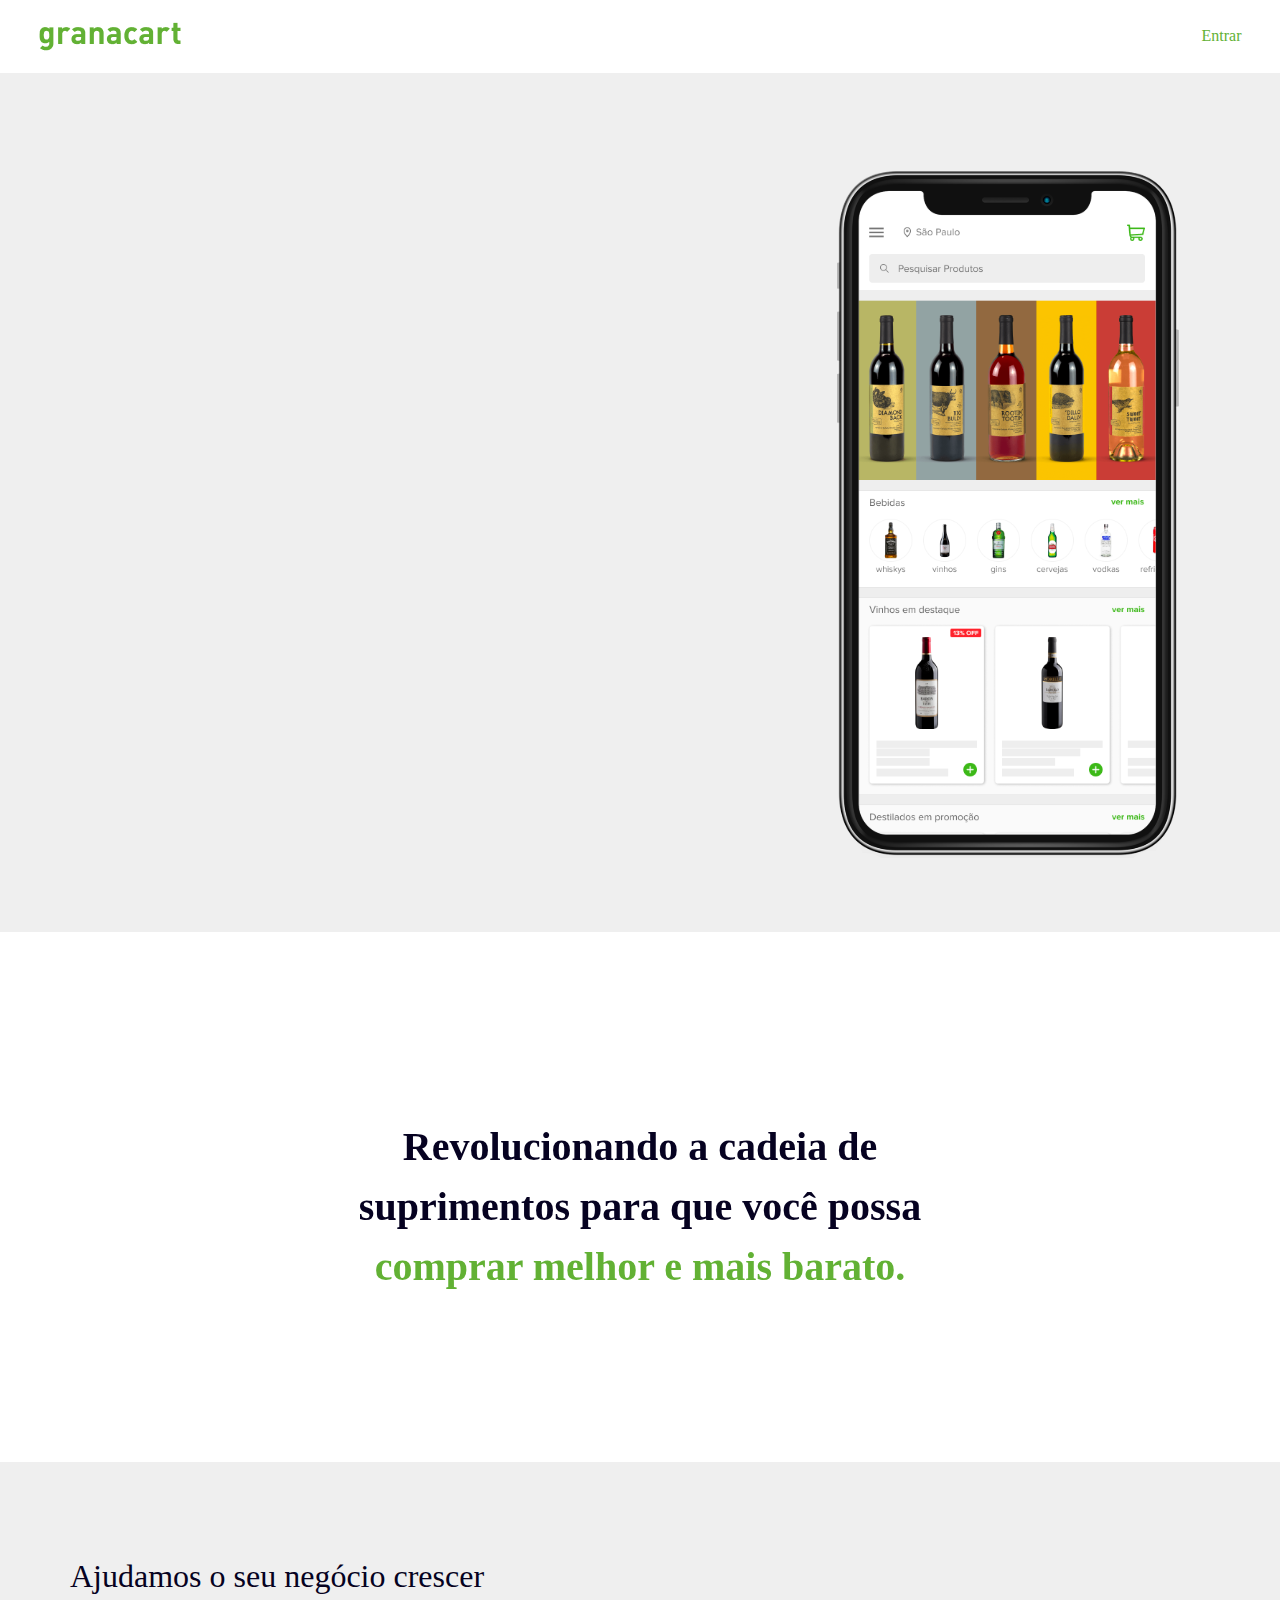
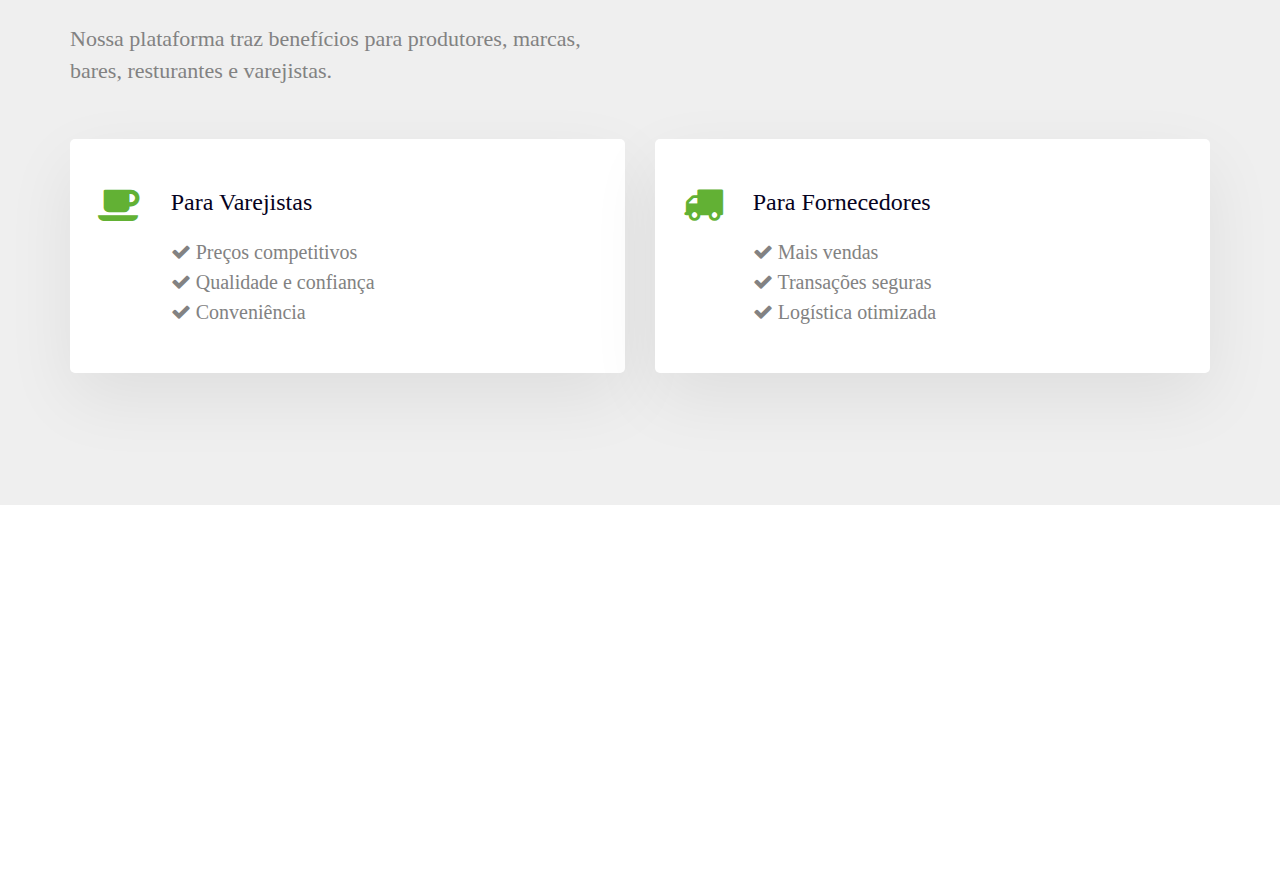
<file: index.html>
<!DOCTYPE html>
<html lang="en">
<head>

	<meta charset="utf-8">
	<meta http-equiv="X-UA-Compatible" content="IE=edge">
	<meta name="viewport" content="width=device-width, initial-scale=1, shrink-to-fit=no">
	<meta name="theme-color" content="#62B134">

	<link rel="shortcut icon" href="./favicon.png" />

	<title>Granacart</title>

	<link rel="stylesheet" href="assets/vendors/liquid-icon/liquid-icon.min.css" />
	<link rel="stylesheet" href="assets/vendors/font-awesome/css/font-awesome.min.css" />
	<link rel="stylesheet" href="assets/css/theme-vendors.min.css" />
	<link rel="stylesheet" href="assets/css/theme.min.css" />
	<link rel="stylesheet" href="assets/css/themes/original.css" />

	<!-- Head Libs -->
	<script async src="assets/vendors/modernizr.min.js"></script>

</head>
<body data-mobile-nav-trigger-alignment="right" data-mobile-nav-align="left" data-mobile-nav-style="minimal" data-mobile-nav-shceme="light" data-mobile-header-scheme="light" data-mobile-nav-breakpoint="1199">

	<div id="wrap">

		<header class="main-header" data-react-to-megamenu="true" data-sticky-header="true" data-sticky-options='{ "stickyTrigger": "first-section" }'>

			<div class="mainbar-wrap">
				<div class="megamenu-hover-bg"></div><!-- /.megamenu-hover-bg -->
				<div class="container-fluid mainbar-container">
					<div class="mainbar">
						<div class="row mainbar-row align-items-lg-stretch px-4">

							<div class="col">
								<div class="navbar-header">
									<a class="navbar-brand" href="index.html" rel="home">
										<span class="navbar-brand-inner">
											<img class="logo-dark" src="./assets/img/logo/logo.png" alt="">
											<img class="logo-sticky" src="./assets/img/logo/logo.png" alt="">
											<img class="mobile-logo-default" src="./assets/img/logo/logo.png" alt="">
											<img class="logo-default" src="./assets/img/logo/logo.png" alt="">
										</span>
									</a>
									<button type="button" class="navbar-toggle collapsed nav-trigger style-mobile" data-toggle="collapse" data-target="#main-header-collapse" aria-expanded="false" data-changeclassnames='{ "html": "mobile-nav-activated overflow-hidden" }'>
										<span class="sr-only">Toggle navigation</span>
										<span class="bars">
											<span class="bar"></span>
											<span class="bar"></span>
											<span class="bar"></span>
										</span>
									</button>
								</div><!-- /.navbar-header -->
							</div><!-- /.col -->

							<div class="col">

								<div class="collapse navbar-collapse" id="main-header-collapse">

									<ul id="primary-nav" class="main-nav nav align-items-lg-stretch justify-content-lg-center" data-submenu-options='{ "toggleType":"fade", "handler":"mouse-in-out" }'>

										<li class="hidden-lg">
											<a href="#">
												<span class="link-txt">
													<span class="link-ext"></span>
													<span class="txt">
														Entrar
													</span>
												</span>
											</a>
										</li>

									</ul><!-- /#primary-nav  -->

								</div><!-- /#main-header-collapse -->

							</div><!-- /.col -->

							<div class="col text-right">

								<div class="header-module">

									<a href="#" class="btn btn-underlined border-thin btn-bordered-gradient">
										<span>
											<span class="btn-txt">Entrar</span>
										</span>
									</a>

								</div><!-- /.header-module -->
								<!--
								<div class="header-module">
									<a href="#" class="btn btn-solid text-uppercase btn-sm round btn-bordered border-thin font-size-12 lh-15 font-weight-bold ltr-sp-05">
										<span>
											<span class="btn-txt">Criar Conta</span>
										</span>
									</a>
								</div>--><!-- /.header-module -->

							</div><!-- /.col -->

						</div><!-- /.mainbar-row -->
					</div><!-- /.mainbar -->
				</div><!-- /.mainbar-container -->
			</div><!-- /.mainbar-wrap -->

		</header><!-- /.main-header -->

		<main id="content" class="content">

			<section class="vc_row bg-center bg-banner fullheight d-flex align-items-center py-3">

				<div class="container">
					<div class="row d-flex flex-wrap align-items-center">

						<div
							class="lqd-column col-md-6"
							data-custom-animations="true"
							data-ca-options='{ "triggerHandler":"inview", "animationTarget":"all-childs", "duration":"1200", "delay":"150", "easing":"easeOutQuint", "direction":"forward", "initValues":{"translateY":60, "translateZ":-160, "rotateX":-84, "opacity":0}, "animations":{"translateY":0, "translateZ":0, "rotateX":0, "opacity":1} }'
						>

							<div class="ld-fancy-heading">
								<h2
									class="ltr-sp--012 font-weight-bold"
									data-fittext="true"
									data-fittext-options='{"compressor":0.775,"maxFontSize":"54","minFontSize":"38"}'
									data-split-text="true"
									data-split-options='{ "type": "lines" }'
									data-text-rotator="true"
								>
									<span class="ld-fh-txt">
										A melhor forma de comprar para o seu negócio
									</span>
								</h2>
							</div><!-- /.ld-fancy-heading -->

							<div class="ld-fancy-heading mask-text">
								<p class="font-size-22" data-split-text="true" data-split-options='{ "type": "words" }'>
									<span class="ld-fh-txt">
										<span>Faça pedidos de diversos fornecedores de alimentos e bebidas em um só lugar.</span>
									</span>
								</p>
								<a href="#" class="btn btn-solid text-uppercase btn-lg round font-size-12 lh-15 font-weight-bold ltr-sp-05 mt-3">
									<span>
										<span class="btn-txt">Comece Agora</span>
									</span>
								</a>
							</div><!-- /.ld-fancy-heading -->

						</div><!-- /.col-md-6 -->

						<div class="lqd-column col-md-6 hidden-xs hidden-sm">
							<div class="liquid-img-group-single stretch-to-right">
								<div class="liquid-img-group-img-container">
									<div class="liquid-img-container-inner">
										<figure>
											<img  src="./assets/img/mockup-1.png" alt="Main Banner" />
										</figure>
									</div>
								</div>
							</div>
						</div><!-- /.col-md-6 hidden-xs hidden-sm -->

					</div><!-- /.row -->
				</div><!-- /.container -->

			</section>

			<section class="vc_row pt-135 pb-135 bg-cover" data-parallax="true" data-parallax-options='{"parallaxBG": true}'>

				<div class="container">
					<div class="row">

						<div class="lqd-column col-md-8 col-md-offset-2 px-md-7 text-center">

							<p class="h3 font-weight-bold" data-fittext="true" data-fittext-options='{"compressor": 0.75, "maxFontSize": 40, "minFontSize": "currentFontSize"}'>
								Revolucionando a cadeia de suprimentos para que você possa <span class="text-primary">comprar melhor e mais barato.</span>
							</p>

						</div><!-- /.col-md-8 col-md-offset-2 -->

					</div><!-- /.row -->
				</div><!-- /.container -->

			</section>

			<section class="vc_row pt-50 pb-100 bg-banner">
				<div class="container">

					<div class="row">

						<div class="lqd-column col-md-6 mb-50">

							<h3>Ajudamos o seu negócio crescer</h3>
							<span class="ld-fh-txt font-size-22">
								<span>Nossa plataforma traz benefícios para produtores, marcas, bares, resturantes e varejistas.</span>
							</span>
						</div><!-- /.lqd-column -->

					</div><!-- /.row -->

					<div class="row d-flex flex-wrap">

						<div class="lqd-column col-md-6">

							<div class="iconbox iconbox-semiround iconbox-side iconbox-shadow iconbox-filled-hover">

								<div class="iconbox-icon-wrap">
									<span class="iconbox-icon-container">
										<i class="fa fa-coffee"></i>
									</span>
								</div>

								<div class="contents">

									<h3> Para Varejistas</h3>
									<ul class="font-size-20" style="display: inline;">
										<li><i class="fa fa-check"></i> Preços competitivos</li>
										<li><i class="fa fa-check"></i> Qualidade e confiança</li>
										<li><i class="fa fa-check"></i> Conveniência</li>
									</ul>

								</div><!-- /.contents -->

							</div><!-- /.iconbox -->

						</div><!-- /.col-md-6 -->

						<div class="lqd-column col-md-6">

							<div class="iconbox iconbox-semiround iconbox-side iconbox-shadow iconbox-filled-hover">

								<div class="iconbox-icon-wrap">
									<span class="iconbox-icon-container">
										<i class="fa fa-truck"></i>
									</span>
								</div>

								<div class="contents">

									<h3>Para Fornecedores</h3>
									<ul class="font-size-20" style="display: inline;">
										<li><i class="fa fa-check"></i> Mais vendas</li>
										<li><i class="fa fa-check"></i> Transações seguras</li>
										<li><i class="fa fa-check"></i> Logística otimizada</li>
									</ul>

								</div><!-- /.contents -->

							</div><!-- /.iconbox -->

						</div><!-- /.col-md-6 -->

					</div><!-- /.row -->

				</div><!-- /.container -->
			</section>

		</main><!-- /#content.content -->

		<footer class="main-footer bg-footer pt-70" data-sticky-footer="true">

			<section>

				<div class="container">
					<div class="row">

						<div class="lqd-column col-md-3 col-sm-6">

							<h3 class="widget-title text-white">Empresa</h3>
							<ul class="lqd-custom-menu reset-ul text-white">
								<li><a href="#">Sobre</a></li>
							</ul>

						</div><!-- /.col-md-3 col-sm-6 -->

						<div class="lqd-column col-md-3 col-sm-6">

							<h3 class="widget-title text-white">Para Negócios</h3>
							<ul class="lqd-custom-menu reset-ul text-white">
								<li><a href="#">Ajuda</a></li>
							</ul>

						</div><!-- /.col-md-3 col-sm-6 -->

						<div class="lqd-column col-md-3 col-sm-6">
							<!--
							<h3 class="widget-title text-white">Para Fornecedores</h3>
							<ul class="lqd-custom-menu reset-ul text-white">
								<li><a href="#">Seja um Parceiro</a></li>
							</ul>
							-->
						</div><!-- /.col-md-3 col-sm-6 -->

						<div class="lqd-column col-md-3 col-sm-6">

							<h3 class="widget-title text-white">Fale Conosco</h3>
							<p>
								<span class="font-size-14">
								Rua Casa do Ator, 803 - Vila Olimpia
								<br />
								São Paulo - SP
							</span>
							</p>

						</div><!-- /.col-md-3 col-sm-6 -->

					</div><!-- /.row -->
				</div><!-- /.container -->

			</section>

			<section class="bt-fade-white-015 pt-35 pb-35 mt-50">
				<div class="container">
					<div class="row">

						<div class="lqd-column col-md-6">

								<ul class="lqd-custom-menu reset-ul inline-nav">
									<li><a href="#">Política de privacidade</a></li>
									<li><a href="#">Termos e condições</a></li>
								</ul>

						</div><!-- /.col-md-6 -->

						<div class="lqd-column col-md-6 text-md-right">
							<p class="my-0"><span style="font-size: 15px;">© 2020 Grana Co.</span></p>
						</div><!-- /.col-md-6 text-md-right -->

					</div><!-- /.row -->
				</div><!-- /.container -->
			</section>

		</footer><!-- /.main-footer -->

</div><!-- /#wrap -->

<script src="./assets/vendors/jquery.min.js"></script>
<script src="./assets/js/theme-vendors.js"></script>
<script src="./assets/js/theme.min.js"></script>
<script src="./assets/js/liquidAjaxMailchimp.min.js"></script>
<script src="./assets/js/liquidAjaxContactForm.min.js"></script>

</body>
</html>
</file>
<file: assets/css/themes/original.css>
@font-face {
  font-family: 'Proxima Nova';
  src: url("../../fonts/proxima-nova.otf") format("otf");
  font-weight: 400;
  font-style: normal;
}
@font-face {
  font-family: 'Proxima Nova';
  src: url("../../fonts/proxima-nova-bold.otf") format("otf");
  font-weight: 700;
  font-style: normal;
}


:root {
  --color-primary: #62B134;
  --color-secondary: #ff6363;
  --color-tertiary: #ac1de1;
  --color-gradient-start: #4762ff;
  --color-gradient-stop: #ff798e;
  --color-gradient-start-secondary: #0bccee;
  --color-gradient-stop-secondary: #ac1de1;
  --color-gradient-start-tertiary: #ffba83;
  --color-gradient-stop-tertiary: #ffa5cd;
}

body {
  font-family: 'Proxima Nova';
  font-size: 16px;
  line-height: 1.9em;
  color: #828282;
}

h1, .h1,
h2, .h2,
h3, .h3,
h4, .h4,
h5, .h5,
h6 .h6 {
  font-family: 'Proxima Nova';
  color: #060221;
}

.h1,
h1 {
  font-size: 50px;
  line-height: 1.4em;
}

.h2,
h2 {
  font-size: 44px;
  line-height: 1.4;
  letter-spacing: 0;
}

.h3,
h3 {
  font-size: 32px;
  line-height: 1.5em;
}

.h4,
h4 {
  font-size: 26px;
  line-height: 1.6em;
}

.h5,
h5 {
  font-size: 20px;
  line-height: 1.6em;
}

.h6,
h6 {
  font-size: 18px;
  line-height: 1.8;
}

.font-family-roboto {
  font-family: 'Roboto', sans-serif;
}

.font-family-amiri {
  font-family: 'Amiri', sans-serif;
}

.main-header .social-icon {
  font-size: 17px;
}

.main-header .social-icon:not([class*=scheme-]) a,
.main-nav > li > a {
  color: rgba(0, 0, 0, 0.7);
}

.main-header .social-icon:not([class*=scheme-]) a:hover,
.main-nav > li > a:hover {
  color: #fff;
}

.main-nav > li > a {
  font-size: 17px;
  font-weight: 500;
  letter-spacing: 0.02em;
}

.main-nav > li.is-active > a,
.main-nav > li.current-menu-item > a,
.main-nav > li:hover > a,
.main-nav > li > a:hover {
  color: #000;
}

.nav-light .main-nav > li > a {
  color: rgba(255, 255, 255, 0.75);
}

.nav-light .main-nav > li > a .link-ext {
  background-color: #fff;
}

.nav-dark .main-nav > li > a {
  color: rgba(0, 0, 0, 0.75);
}

.nav-dark .main-nav > li.is-active > a,
.nav-dark .main-nav > li.current-menu-item > a,
.nav-dark .main-nav > li:hover > a,
.nav-dark .main-nav > li > a:hover {
  color: #000;
}

.main-footer {
  color: #98a2aa;
}

.main-footer a:not(.btn) {
  color: #98a2aa;
}

.main-footer a:not(.btn):hover {
  color: #fff;
}

@media (min-width: 1200px) {
  .main-header .is-stuck {
    background: #fff !important;
  }
  .mainbar-wrap.is-stuck .social-icon a,
  .mainbar-wrap.is-stuck .header-module .ld-module-trigger,
  .mainbar-wrap.is-stuck .main-nav > li > a,
  .mainbar-wrap.is-stuck .ld-module-search-visible-form .ld-search-form input {
    color: rgba(0, 0, 0, 0.7) !important;
  }
  .mainbar-wrap.is-stuck .social-icon a:hover,
  .mainbar-wrap.is-stuck .main-nav > li > a:hover {
    color: #000 !important;
  }
  .megamenu-heading {
    color: #3b91f7;
  }
  .megamenu .lqd-custom-menu a {
    color: #3e3f42;
  }
  .megamenu .lqd-custom-menu a:hover {
    color: #3b91f7;
  }
}
</file>
<file: assets/vendors/liquid-icon/liquid-icon.min.css>
@font-face{font-family:'liquid-icon';src:url("./fonts/liquid-icon.woff") format("woff"),url("./fonts/liquid-icon.svg") format("svg");font-weight:normal;font-style:normal}[class^="icon-"],[class*=" icon-"]{font-family:'liquid-icon' !important;speak:none;font-style:normal;font-weight:normal;font-variant:normal;text-transform:none;line-height:1;-webkit-font-smoothing:antialiased;-moz-osx-font-smoothing:grayscale}.icon-et-desktop:before{content:"\ecae"}.icon-et-laptop:before{content:"\ecaf"}.icon-et-tablet:before{content:"\ecb0"}.icon-et-phone:before{content:"\ecb1"}.icon-et-adjustments:before{content:"\ecb2"}.icon-et-alarmclock:before{content:"\ecb3"}.icon-et-anchor:before{content:"\ecb4"}.icon-et-aperture:before{content:"\ecb5"}.icon-et-attachments:before{content:"\ecb6"}.icon-et-bargraph:before{content:"\ecb7"}.icon-et-basket:before{content:"\ecb8"}.icon-et-beaker:before{content:"\ecb9"}.icon-et-bike:before{content:"\ecba"}.icon-et-book-open:before{content:"\ecbb"}.icon-et-briefcase:before{content:"\ecbc"}.icon-et-browser:before{content:"\ecbd"}.icon-et-calendar:before{content:"\ecbe"}.icon-et-camera:before{content:"\ecbf"}.icon-et-caution:before{content:"\ecc0"}.icon-et-chat:before{content:"\ecc1"}.icon-et-circle-compass:before{content:"\ecc2"}.icon-et-clipboard:before{content:"\ecc3"}.icon-et-clock:before{content:"\ecc4"}.icon-et-cloud:before{content:"\ecc5"}.icon-et-compass:before{content:"\ecc6"}.icon-et-dial:before{content:"\ecc7"}.icon-et-document:before{content:"\ecc8"}.icon-et-documents:before{content:"\ecc9"}.icon-et-download:before{content:"\ecca"}.icon-et-edit:before{content:"\eccb"}.icon-et-envelope:before{content:"\eccc"}.icon-et-expand:before{content:"\eccd"}.icon-et-flag:before{content:"\ecce"}.icon-et-focus:before{content:"\eccf"}.icon-et-gears:before{content:"\ecd0"}.icon-et-genius:before{content:"\ecd1"}.icon-et-gift:before{content:"\ecd2"}.icon-et-global:before{content:"\ecd3"}.icon-et-globe:before{content:"\ecd4"}.icon-et-grid:before{content:"\ecd5"}.icon-et-hazardous:before{content:"\ecd6"}.icon-et-heart:before{content:"\ecd7"}.icon-et-hotairballoon:before{content:"\ecd8"}.icon-et-hourglass:before{content:"\ecd9"}.icon-et-key:before{content:"\ecda"}.icon-et-layers:before{content:"\ecdb"}.icon-et-lifesaver:before{content:"\ecdc"}.icon-et-lightbulb:before{content:"\ecdd"}.icon-et-linegraph:before{content:"\ecde"}.icon-et-lock:before{content:"\ecdf"}.icon-et-magnifying-glass:before{content:"\ece0"}.icon-et-map-pin:before{content:"\ece1"}.icon-et-map:before{content:"\ece2"}.icon-et-megaphone:before{content:"\ece3"}.icon-et-mic:before{content:"\ece4"}.icon-et-mobile:before{content:"\ece5"}.icon-et-newspaper:before{content:"\ece6"}.icon-et-notebook:before{content:"\ece7"}.icon-et-paintbrush:before{content:"\ece8"}.icon-et-paperclip:before{content:"\ece9"}.icon-et-pencil:before{content:"\ecea"}.icon-et-picture:before{content:"\eceb"}.icon-et-pictures:before{content:"\ecec"}.icon-et-video:before{content:"\eced"}.icon-et-piechart:before{content:"\ecee"}.icon-et-presentation:before{content:"\ecef"}.icon-et-pricetags:before{content:"\ecf0"}.icon-et-printer:before{content:"\ecf1"}.icon-et-profile-female:before{content:"\ecf2"}.icon-et-profile-male:before{content:"\ecf3"}.icon-et-puzzle:before{content:"\ecf4"}.icon-et-quote:before{content:"\ecf5"}.icon-et-recycle:before{content:"\ecf6"}.icon-et-refresh:before{content:"\ecf7"}.icon-et-ribbon:before{content:"\ecf8"}.icon-et-scissors:before{content:"\ecf9"}.icon-et-scope:before{content:"\ecfa"}.icon-et-search:before{content:"\ecfb"}.icon-et-shield:before{content:"\ecfc"}.icon-et-speedometer:before{content:"\ecfd"}.icon-et-strategy:before{content:"\ecfe"}.icon-et-streetsign:before{content:"\ecff"}.icon-et-telescope:before{content:"\ed00"}.icon-et-toolbox:before{content:"\ed01"}.icon-et-tools-2:before{content:"\ed02"}.icon-et-tools:before{content:"\ed03"}.icon-et-traget:before{content:"\ed04"}.icon-et-trophy:before{content:"\ed05"}.icon-et-upload:before{content:"\ed06"}.icon-et-wallet:before{content:"\ed07"}.icon-et-wine:before{content:"\ed08"}.icon-et-sad:before{content:"\ed09"}.icon-et-happy:before{content:"\ed0a"}.icon-md-add-circle-outline:before{content:"\e955"}.icon-md-add-circle:before{content:"\e958"}.icon-md-add:before{content:"\e959"}.icon-md-airplane:before{content:"\e95a"}.icon-md-alarm:before{content:"\e95b"}.icon-md-albums:before{content:"\e95c"}.icon-md-alert:before{content:"\e95d"}.icon-md-american-football:before{content:"\e95e"}.icon-md-analytics:before{content:"\e95f"}.icon-md-aperture:before{content:"\e960"}.icon-md-apps:before{content:"\e961"}.icon-md-appstore:before{content:"\e962"}.icon-md-archive:before{content:"\e963"}.icon-md-arrow-back:before{content:"\e96e"}.icon-md-arrow-down:before{content:"\e96f"}.icon-md-arrow-dropdown-circle:before{content:"\e976"}.icon-md-arrow-dropdown:before{content:"\e977"}.icon-md-arrow-dropleft-circle:before{content:"\e97b"}.icon-md-arrow-dropleft:before{content:"\e97c"}.icon-md-arrow-dropright-circle:before{content:"\e97e"}.icon-md-arrow-dropright:before{content:"\e980"}.icon-md-arrow-dropup-circle:before{content:"\e986"}.icon-md-arrow-dropup:before{content:"\e987"}.icon-md-arrow-forward:before{content:"\e988"}.icon-md-arrow-round-back:before{content:"\e997"}.icon-md-arrow-round-down:before{content:"\e99d"}.icon-md-arrow-round-forward:before{content:"\e99e"}.icon-md-arrow-round-up:before{content:"\e9ab"}.icon-md-arrow-up:before{content:"\e9b0"}.icon-md-at:before{content:"\e9b1"}.icon-md-attach:before{content:"\e9c8"}.icon-md-backspace:before{content:"\e9cd"}.icon-md-barcode:before{content:"\e9d0"}.icon-md-baseball:before{content:"\e9d1"}.icon-md-basket:before{content:"\e9d2"}.icon-md-basketball:before{content:"\e9d3"}.icon-md-battery-charging:before{content:"\e9d4"}.icon-md-battery-dead:before{content:"\e9d6"}.icon-md-battery-full:before{content:"\e9d7"}.icon-md-beaker:before{content:"\e9db"}.icon-md-bed:before{content:"\e9dc"}.icon-md-beer:before{content:"\e9dd"}.icon-md-bicycle:before{content:"\e9de"}.icon-md-bluetooth:before{content:"\ea25"}.icon-md-boat:before{content:"\ea26"}.icon-md-body:before{content:"\ea2a"}.icon-md-bonfire:before{content:"\ea2b"}.icon-md-book:before{content:"\ea2c"}.icon-md-bookmark:before{content:"\ea2d"}.icon-md-bookmarks:before{content:"\ea2e"}.icon-md-bowtie:before{content:"\ea2f"}.icon-md-briefcase:before{content:"\ea30"}.icon-md-browsers:before{content:"\ea31"}.icon-md-brush:before{content:"\ea7e"}.icon-md-bug:before{content:"\ea7f"}.icon-md-build:before{content:"\ea82"}.icon-md-bulb:before{content:"\ea83"}.icon-md-bus:before{content:"\ea84"}.icon-md-business:before{content:"\ea8b"}.icon-md-cafe:before{content:"\ea8c"}.icon-md-calculator:before{content:"\ea8d"}.icon-md-calendar:before{content:"\ea90"}.icon-md-call:before{content:"\ea91"}.icon-md-camera:before{content:"\ea92"}.icon-md-car:before{content:"\ea93"}.icon-md-card:before{content:"\ea94"}.icon-md-cart:before{content:"\ea95"}.icon-md-cash:before{content:"\ea96"}.icon-md-cellular:before{content:"\ea97"}.icon-md-chatboxes:before{content:"\ea98"}.icon-md-chatbubbles:before{content:"\ea99"}.icon-md-checkbox-outline:before{content:"\ea9a"}.icon-md-checkbox:before{content:"\ea9b"}.icon-md-checkmark-circle-outline:before{content:"\ea9c"}.icon-md-checkmark-circle:before{content:"\ea9d"}.icon-md-checkmark:before{content:"\ea9e"}.icon-md-clipboard:before{content:"\ea9f"}.icon-md-clock:before{content:"\eaa0"}.icon-md-close-circle-outline:before{content:"\eaa1"}.icon-md-close-circle:before{content:"\eaa2"}.icon-md-close:before{content:"\eaa3"}.icon-md-cloud-circle:before{content:"\eaa4"}.icon-md-cloud-done:before{content:"\eaa5"}.icon-md-cloud-download:before{content:"\eaa6"}.icon-md-cloud-outline:before{content:"\eaa7"}.icon-md-cloud-upload:before{content:"\eaac"}.icon-md-cloud:before{content:"\eaae"}.icon-md-cloudy-night:before{content:"\eaaf"}.icon-md-cloudy:before{content:"\eab0"}.icon-md-code-download:before{content:"\ebc9"}.icon-md-code-working:before{content:"\ebca"}.icon-md-code:before{content:"\ebcc"}.icon-md-cog:before{content:"\ebcd"}.icon-md-color-fill:before{content:"\ebce"}.icon-md-color-filter:before{content:"\ebcf"}.icon-md-color-palette:before{content:"\ebd0"}.icon-md-color-wand:before{content:"\ebd1"}.icon-md-compass:before{content:"\ebd2"}.icon-md-construct:before{content:"\ebd3"}.icon-md-contact:before{content:"\ebd4"}.icon-md-contacts:before{content:"\ebd5"}.icon-md-contract:before{content:"\ebd6"}.icon-md-contrast:before{content:"\ebd7"}.icon-md-copy:before{content:"\ebd8"}.icon-md-create:before{content:"\ebd9"}.icon-md-crop:before{content:"\ebda"}.icon-md-cube:before{content:"\ebdb"}.icon-md-cut:before{content:"\ebdc"}.icon-md-desktop:before{content:"\ebdd"}.icon-md-disc:before{content:"\ebde"}.icon-md-document:before{content:"\ebdf"}.icon-md-done-all:before{content:"\ebe0"}.icon-md-download:before{content:"\ebe1"}.icon-md-easel:before{content:"\ebe2"}.icon-md-egg:before{content:"\ebe3"}.icon-md-exit:before{content:"\ebe4"}.icon-md-expand:before{content:"\ebe5"}.icon-md-eye-off:before{content:"\ebe6"}.icon-md-eye:before{content:"\ebe7"}.icon-md-fastforward:before{content:"\ebe8"}.icon-md-female:before{content:"\ebe9"}.icon-md-filing:before{content:"\ebea"}.icon-md-film:before{content:"\ebeb"}.icon-md-finger-print:before{content:"\ebec"}.icon-md-fitness:before{content:"\ebed"}.icon-md-flag:before{content:"\ebee"}.icon-md-flame:before{content:"\ebef"}.icon-md-flash-off:before{content:"\ebf0"}.icon-md-flash:before{content:"\ebf1"}.icon-md-flashlight:before{content:"\ebf2"}.icon-md-flask:before{content:"\ebf3"}.icon-md-flower:before{content:"\ebf4"}.icon-md-folder-open:before{content:"\ebf5"}.icon-md-folder:before{content:"\ebf6"}.icon-md-football:before{content:"\ebf7"}.icon-md-funnel:before{content:"\ebf8"}.icon-md-gift:before{content:"\ebf9"}.icon-md-git-branch:before{content:"\ebfa"}.icon-md-git-commit:before{content:"\ebfb"}.icon-md-git-compare:before{content:"\ebfc"}.icon-md-git-merge:before{content:"\ebfd"}.icon-md-git-network:before{content:"\ebfe"}.icon-md-git-pull-request:before{content:"\ebff"}.icon-md-glasses:before{content:"\ec00"}.icon-md-globe:before{content:"\ec01"}.icon-md-grid:before{content:"\ec02"}.icon-md-hammer:before{content:"\ec03"}.icon-md-hand:before{content:"\ec04"}.icon-md-happy:before{content:"\ec05"}.icon-md-headset:before{content:"\ec06"}.icon-md-heart-dislike:before{content:"\ec07"}.icon-md-heart-empty:before{content:"\ec08"}.icon-md-heart-half:before{content:"\ec09"}.icon-md-heart:before{content:"\ec0a"}.icon-md-help-buoy:before{content:"\ec0b"}.icon-md-help-circle-outline:before{content:"\ec0c"}.icon-md-help-circle:before{content:"\ec0d"}.icon-md-help:before{content:"\ec0e"}.icon-md-home:before{content:"\ec0f"}.icon-md-hourglass:before{content:"\ec10"}.icon-md-ice-cream:before{content:"\ec11"}.icon-md-image:before{content:"\ec12"}.icon-md-images:before{content:"\ec13"}.icon-md-infinite:before{content:"\ec14"}.icon-md-information-circle-outline:before{content:"\ec15"}.icon-md-information-circle:before{content:"\ec16"}.icon-md-information:before{content:"\ec17"}.icon-md-jet:before{content:"\ec18"}.icon-md-journal:before{content:"\ec19"}.icon-md-key:before{content:"\ec1a"}.icon-md-keypad:before{content:"\ec1b"}.icon-md-laptop:before{content:"\ec1c"}.icon-md-leaf:before{content:"\ec1d"}.icon-md-link:before{content:"\ec1e"}.icon-md-list-box:before{content:"\ec1f"}.icon-md-list:before{content:"\ec20"}.icon-md-locate:before{content:"\ec21"}.icon-md-lock:before{content:"\ec22"}.icon-md-log-in:before{content:"\ec23"}.icon-md-log-out:before{content:"\ec24"}.icon-md-magnet:before{content:"\ec25"}.icon-md-mail-open:before{content:"\ec26"}.icon-md-mail-unread:before{content:"\ec27"}.icon-md-mail:before{content:"\ec28"}.icon-md-male:before{content:"\ec29"}.icon-md-man:before{content:"\ec2a"}.icon-md-map:before{content:"\ec2b"}.icon-md-medal:before{content:"\ec2c"}.icon-md-medical:before{content:"\ec2d"}.icon-md-medkit:before{content:"\ec2e"}.icon-md-megaphone:before{content:"\ec2f"}.icon-md-menu:before{content:"\ec30"}.icon-md-mic-off:before{content:"\ec31"}.icon-md-mic:before{content:"\ec32"}.icon-md-microphone:before{content:"\ec33"}.icon-md-moon:before{content:"\ec34"}.icon-md-more:before{content:"\ec35"}.icon-md-move:before{content:"\ec36"}.icon-md-musical-note:before{content:"\ec37"}.icon-md-musical-notes:before{content:"\ec38"}.icon-md-navigate:before{content:"\ec39"}.icon-md-notifications-off:before{content:"\ec3a"}.icon-md-notifications-outline:before{content:"\ec3b"}.icon-md-notifications:before{content:"\ec3c"}.icon-md-nuclear:before{content:"\ec3d"}.icon-md-nutrition:before{content:"\ec3e"}.icon-md-open:before{content:"\ec3f"}.icon-md-options:before{content:"\ec40"}.icon-md-outlet:before{content:"\ec41"}.icon-md-paper-plane:before{content:"\ec42"}.icon-md-paper:before{content:"\ec43"}.icon-md-partly-sunny:before{content:"\ec44"}.icon-md-pause:before{content:"\ec45"}.icon-md-paw:before{content:"\ec46"}.icon-md-people:before{content:"\ec47"}.icon-md-person-add:before{content:"\ec48"}.icon-md-person:before{content:"\ec49"}.icon-md-phone-landscape:before{content:"\ec4a"}.icon-md-phone-portrait:before{content:"\ec4b"}.icon-md-photos:before{content:"\ec4c"}.icon-md-pie:before{content:"\ec4d"}.icon-md-pin:before{content:"\ec4e"}.icon-md-pint:before{content:"\ec4f"}.icon-md-pizza:before{content:"\ec50"}.icon-md-planet:before{content:"\ec51"}.icon-md-play-circle:before{content:"\ec52"}.icon-md-play:before{content:"\ec53"}.icon-md-podium:before{content:"\ec54"}.icon-md-power:before{content:"\ec55"}.icon-md-pricetag:before{content:"\ec56"}.icon-md-pricetags:before{content:"\ec57"}.icon-md-print:before{content:"\ec58"}.icon-md-pulse:before{content:"\ec59"}.icon-md-qr-scanner:before{content:"\ec5a"}.icon-md-quote:before{content:"\ec5b"}.icon-md-radio-button-off:before{content:"\ec5c"}.icon-md-radio-button-on:before{content:"\ec5d"}.icon-md-radio:before{content:"\ec5e"}.icon-md-rainy:before{content:"\ec5f"}.icon-md-recording:before{content:"\ec60"}.icon-md-redo:before{content:"\ec61"}.icon-md-refresh-circle:before{content:"\ec62"}.icon-md-refresh:before{content:"\ec63"}.icon-md-remove-circle-outline:before{content:"\ec64"}.icon-md-remove-circle:before{content:"\ec65"}.icon-md-remove:before{content:"\ec66"}.icon-md-reorder:before{content:"\ec67"}.icon-md-repeat:before{content:"\ec68"}.icon-md-resize:before{content:"\ec69"}.icon-md-restaurant:before{content:"\ec6a"}.icon-md-return-left:before{content:"\ec6b"}.icon-md-return-right:before{content:"\ec6c"}.icon-md-reverse-camera:before{content:"\ec6d"}.icon-md-rewind:before{content:"\ec6e"}.icon-md-ribbon:before{content:"\ec6f"}.icon-md-rocket:before{content:"\ec70"}.icon-md-rose:before{content:"\ec71"}.icon-md-sad:before{content:"\ec72"}.icon-md-save:before{content:"\ec73"}.icon-md-school:before{content:"\ec74"}.icon-md-search:before{content:"\ec75"}.icon-md-send:before{content:"\ec76"}.icon-md-settings:before{content:"\ec77"}.icon-md-share-alt:before{content:"\ec78"}.icon-md-share:before{content:"\ec79"}.icon-md-shirt:before{content:"\ec7a"}.icon-md-shuffle:before{content:"\ec7b"}.icon-md-skip-backward:before{content:"\ec7c"}.icon-md-skip-forward:before{content:"\ec7d"}.icon-md-snow:before{content:"\ec7e"}.icon-md-speedometer:before{content:"\ec7f"}.icon-md-square-outline:before{content:"\ec80"}.icon-md-square:before{content:"\ec81"}.icon-md-star-half:before{content:"\ec82"}.icon-md-star-outline:before{content:"\ec83"}.icon-md-star:before{content:"\ec84"}.icon-md-stats:before{content:"\ec85"}.icon-md-stopwatch:before{content:"\ec86"}.icon-md-subway:before{content:"\ec87"}.icon-md-sunny:before{content:"\ec88"}.icon-md-swap:before{content:"\ec89"}.icon-md-switch:before{content:"\ec8a"}.icon-md-sync:before{content:"\ec8b"}.icon-md-tablet-landscape:before{content:"\ec8c"}.icon-md-tablet-portrait:before{content:"\ec8d"}.icon-md-tennisball:before{content:"\ec8e"}.icon-md-text:before{content:"\ec8f"}.icon-md-thermometer:before{content:"\ec90"}.icon-md-thumbs-down:before{content:"\ec91"}.icon-md-thumbs-up:before{content:"\ec92"}.icon-md-thunderstorm:before{content:"\ec93"}.icon-md-time:before{content:"\ec94"}.icon-md-timer:before{content:"\ec95"}.icon-md-today:before{content:"\ec96"}.icon-md-train:before{content:"\ec97"}.icon-md-transgender:before{content:"\ec98"}.icon-md-trash:before{content:"\ec99"}.icon-md-trending-down:before{content:"\ec9a"}.icon-md-trending-up:before{content:"\ec9b"}.icon-md-trophy:before{content:"\ec9c"}.icon-md-tv:before{content:"\ec9d"}.icon-md-umbrella:before{content:"\ec9e"}.icon-md-undo:before{content:"\ec9f"}.icon-md-unlock:before{content:"\eca0"}.icon-md-videocam:before{content:"\eca1"}.icon-md-volume-high:before{content:"\eca2"}.icon-md-volume-low:before{content:"\eca3"}.icon-md-volume-mute:before{content:"\eca4"}.icon-md-volume-off:before{content:"\eca5"}.icon-md-walk:before{content:"\eca6"}.icon-md-wallet:before{content:"\eca7"}.icon-md-warning:before{content:"\eca8"}.icon-md-watch:before{content:"\eca9"}.icon-md-water:before{content:"\ecaa"}.icon-md-wifi:before{content:"\ecab"}.icon-md-wine:before{content:"\ecac"}.icon-md-woman:before{content:"\ecad"}.icon-num-10:before{content:"\e937"}.icon-num-9:before{content:"\e938"}.icon-num-8:before{content:"\e939"}.icon-num-7:before{content:"\e93a"}.icon-num-6:before{content:"\e93b"}.icon-num-5:before{content:"\e93c"}.icon-num-4:before{content:"\e93d"}.icon-num-3:before{content:"\e93e"}.icon-num-2:before{content:"\e951"}.icon-num-1:before{content:"\e954"}.icon-arrow-up-material:before{content:"\e92c"}.icon-arrow-left-material:before{content:"\e92d"}.icon-arrow-down-material:before{content:"\e935"}.icon-arrow-right-material:before{content:"\e936"}.icon-ld-search:before{content:"\e92a"}.icon-ld-cart:before{content:"\e929"}.icon-ion-ios-add-circle-outline:before{content:"\f100"}.icon-ion-ios-add-circle:before{content:"\f101"}.icon-ion-ios-add:before{content:"\f102"}.icon-ion-ios-airplane:before{content:"\f137"}.icon-ion-ios-alarm:before{content:"\f3c8"}.icon-ion-ios-albums:before{content:"\f3ca"}.icon-ion-ios-alert:before{content:"\f104"}.icon-ion-ios-american-football:before{content:"\f106"}.icon-ion-ios-analytics:before{content:"\f3ce"}.icon-ion-ios-aperture:before{content:"\f108"}.icon-ion-ios-apps:before{content:"\f10a"}.icon-ion-ios-appstore:before{content:"\f10c"}.icon-ion-ios-archive:before{content:"\f10e"}.icon-ion-ios-arrow-back:before{content:"\f3cf"}.icon-ion-ios-arrow-down:before{content:"\f3d0"}.icon-ion-ios-arrow-dropdown-circle:before{content:"\f125"}.icon-ion-ios-arrow-dropdown:before{content:"\f110"}.icon-ion-ios-arrow-dropleft-circle:before{content:"\f129"}.icon-ion-ios-arrow-dropleft:before{content:"\f112"}.icon-ion-ios-arrow-dropright-circle:before{content:"\f12b"}.icon-ion-ios-arrow-dropright:before{content:"\f114"}.icon-ion-ios-arrow-dropup-circle:before{content:"\f12d"}.icon-ion-ios-arrow-dropup:before{content:"\f116"}.icon-ion-ios-arrow-forward:before{content:"\f3d1"}.icon-ion-ios-arrow-round-back:before{content:"\f117"}.icon-ion-ios-arrow-round-down:before{content:"\f118"}.icon-ion-ios-arrow-round-forward:before{content:"\f119"}.icon-ion-ios-arrow-round-up:before{content:"\f11a"}.icon-ion-ios-arrow-up:before{content:"\f3d8"}.icon-ion-ios-at:before{content:"\f3da"}.icon-ion-ios-attach:before{content:"\f11b"}.icon-ion-ios-backspace:before{content:"\f11d"}.icon-ion-ios-barcode:before{content:"\f3dc"}.icon-ion-ios-baseball:before{content:"\f3de"}.icon-ion-ios-basket:before{content:"\f11f"}.icon-ion-ios-basketball:before{content:"\f3e0"}.icon-ion-ios-battery-charging:before{content:"\f120"}.icon-ion-ios-battery-dead:before{content:"\f121"}.icon-ion-ios-battery-full:before{content:"\f122"}.icon-ion-ios-beaker:before{content:"\f124"}.icon-ion-ios-bed:before{content:"\f139"}.icon-ion-ios-beer:before{content:"\f126"}.icon-ion-ios-bicycle:before{content:"\f127"}.icon-ion-ios-bluetooth:before{content:"\f128"}.icon-ion-ios-boat:before{content:"\f12a"}.icon-ion-ios-body:before{content:"\f3e4"}.icon-ion-ios-bonfire:before{content:"\f12c"}.icon-ion-ios-book:before{content:"\f3e8"}.icon-ion-ios-bookmark:before{content:"\f12e"}.icon-ion-ios-bookmarks:before{content:"\f3ea"}.icon-ion-ios-bowtie:before{content:"\f130"}.icon-ion-ios-briefcase:before{content:"\f3ee"}.icon-ion-ios-browsers:before{content:"\f3f0"}.icon-ion-ios-brush:before{content:"\f132"}.icon-ion-ios-bug:before{content:"\f134"}.icon-ion-ios-build:before{content:"\f136"}.icon-ion-ios-bulb:before{content:"\f138"}.icon-ion-ios-bus:before{content:"\f13a"}.icon-ion-ios-business:before{content:"\f1a3"}.icon-ion-ios-cafe:before{content:"\f13c"}.icon-ion-ios-calculator:before{content:"\f3f2"}.icon-ion-ios-calendar:before{content:"\f3f4"}.icon-ion-ios-call:before{content:"\f13e"}.icon-ion-ios-camera:before{content:"\f3f6"}.icon-ion-ios-car:before{content:"\f140"}.icon-ion-ios-card:before{content:"\f142"}.icon-ion-ios-cart:before{content:"\f3f8"}.icon-ion-ios-cash:before{content:"\f144"}.icon-ion-ios-cellular:before{content:"\f13d"}.icon-ion-ios-chatboxes:before{content:"\f3fa"}.icon-ion-ios-chatbubbles:before{content:"\f146"}.icon-ion-ios-checkbox-outline:before{content:"\f147"}.icon-ion-ios-checkbox:before{content:"\f148"}.icon-ion-ios-checkmark-circle-outline:before{content:"\f149"}.icon-ion-ios-checkmark-circle:before{content:"\f14a"}.icon-ion-ios-checkmark:before{content:"\f3ff"}.icon-ion-ios-clipboard:before{content:"\f14c"}.icon-ion-ios-clock:before{content:"\f403"}.icon-ion-ios-close-circle-outline:before{content:"\f14d"}.icon-ion-ios-close-circle:before{content:"\f14e"}.icon-ion-ios-close:before{content:"\f406"}.icon-ion-ios-cloud-circle:before{content:"\f152"}.icon-ion-ios-cloud-done:before{content:"\f154"}.icon-ion-ios-cloud-download:before{content:"\f408"}.icon-ion-ios-cloud-outline:before{content:"\f409"}.icon-ion-ios-cloud-upload:before{content:"\f40b"}.icon-ion-ios-cloud:before{content:"\f40c"}.icon-ion-ios-cloudy-night:before{content:"\f40e"}.icon-ion-ios-cloudy:before{content:"\f410"}.icon-ion-ios-code-download:before{content:"\f155"}.icon-ion-ios-code-working:before{content:"\f156"}.icon-ion-ios-code:before{content:"\f157"}.icon-ion-ios-cog:before{content:"\f412"}.icon-ion-ios-color-fill:before{content:"\f159"}.icon-ion-ios-color-filter:before{content:"\f414"}.icon-ion-ios-color-palette:before{content:"\f15b"}.icon-ion-ios-color-wand:before{content:"\f416"}.icon-ion-ios-compass:before{content:"\f15d"}.icon-ion-ios-construct:before{content:"\f15f"}.icon-ion-ios-contact:before{content:"\f41a"}.icon-ion-ios-contacts:before{content:"\f161"}.icon-ion-ios-contract:before{content:"\f162"}.icon-ion-ios-contrast:before{content:"\f163"}.icon-ion-ios-copy:before{content:"\f41c"}.icon-ion-ios-create:before{content:"\f165"}.icon-ion-ios-crop:before{content:"\f41e"}.icon-ion-ios-cube:before{content:"\f168"}.icon-ion-ios-cut:before{content:"\f16a"}.icon-ion-ios-desktop:before{content:"\f16c"}.icon-ion-ios-disc:before{content:"\f16e"}.icon-ion-ios-document:before{content:"\f170"}.icon-ion-ios-done-all:before{content:"\f171"}.icon-ion-ios-download:before{content:"\f420"}.icon-ion-ios-easel:before{content:"\f173"}.icon-ion-ios-egg:before{content:"\f175"}.icon-ion-ios-exit:before{content:"\f177"}.icon-ion-ios-expand:before{content:"\f178"}.icon-ion-ios-eye-off:before{content:"\f17a"}.icon-ion-ios-eye:before{content:"\f425"}.icon-ion-ios-fastforward:before{content:"\f427"}.icon-ion-ios-female:before{content:"\f17b"}.icon-ion-ios-filing:before{content:"\f429"}.icon-ion-ios-film:before{content:"\f42b"}.icon-ion-ios-finger-print:before{content:"\f17c"}.icon-ion-ios-fitness:before{content:"\f1ab"}.icon-ion-ios-flag:before{content:"\f42d"}.icon-ion-ios-flame:before{content:"\f42f"}.icon-ion-ios-flash-off:before{content:"\f12f"}.icon-ion-ios-flash:before{content:"\f17e"}.icon-ion-ios-flashlight:before{content:"\f141"}.icon-ion-ios-flask:before{content:"\f431"}.icon-ion-ios-flower:before{content:"\f433"}.icon-ion-ios-folder-open:before{content:"\f180"}.icon-ion-ios-folder:before{content:"\f435"}.icon-ion-ios-football:before{content:"\f437"}.icon-ion-ios-funnel:before{content:"\f182"}.icon-ion-ios-gift:before{content:"\f191"}.icon-ion-ios-git-branch:before{content:"\f183"}.icon-ion-ios-git-commit:before{content:"\f184"}.icon-ion-ios-git-compare:before{content:"\f185"}.icon-ion-ios-git-merge:before{content:"\f186"}.icon-ion-ios-git-network:before{content:"\f187"}.icon-ion-ios-git-pull-request:before{content:"\f188"}.icon-ion-ios-glasses:before{content:"\f43f"}.icon-ion-ios-globe:before{content:"\f18a"}.icon-ion-ios-grid:before{content:"\f18c"}.icon-ion-ios-hammer:before{content:"\f18e"}.icon-ion-ios-hand:before{content:"\f190"}.icon-ion-ios-happy:before{content:"\f192"}.icon-ion-ios-headset:before{content:"\f194"}.icon-ion-ios-heart-dislike:before{content:"\f13f"}.icon-ion-ios-heart-empty:before{content:"\f19b"}.icon-ion-ios-heart-half:before{content:"\f19d"}.icon-ion-ios-heart:before{content:"\f443"}.icon-ion-ios-help-buoy:before{content:"\f196"}.icon-ion-ios-help-circle-outline:before{content:"\f197"}.icon-ion-ios-help-circle:before{content:"\f198"}.icon-ion-ios-help:before{content:"\f446"}.icon-ion-ios-home:before{content:"\f448"}.icon-ion-ios-hourglass:before{content:"\f103"}.icon-ion-ios-ice-cream:before{content:"\f19a"}.icon-ion-ios-image:before{content:"\f19c"}.icon-ion-ios-images:before{content:"\f19e"}.icon-ion-ios-infinite:before{content:"\f44a"}.icon-ion-ios-information-circle-outline:before{content:"\f19f"}.icon-ion-ios-information-circle:before{content:"\f1a0"}.icon-ion-ios-information:before{content:"\f44d"}.icon-ion-ios-jet:before{content:"\f1a5"}.icon-ion-ios-journal:before{content:"\f189"}.icon-ion-ios-key:before{content:"\f1a7"}.icon-ion-ios-keypad:before{content:"\f450"}.icon-ion-ios-laptop:before{content:"\f1a8"}.icon-ion-ios-leaf:before{content:"\f1aa"}.icon-ion-ios-link:before{content:"\f22a"}.icon-ion-ios-list-box:before{content:"\f143"}.icon-ion-ios-list:before{content:"\f454"}.icon-ion-ios-locate:before{content:"\f1ae"}.icon-ion-ios-lock:before{content:"\f1b0"}.icon-ion-ios-log-in:before{content:"\f1b1"}.icon-ion-ios-log-out:before{content:"\f1b2"}.icon-ion-ios-magnet:before{content:"\f1b4"}.icon-ion-ios-mail-open:before{content:"\f1b6"}.icon-ion-ios-mail-unread:before{content:"\f145"}.icon-ion-ios-mail:before{content:"\f1b8"}.icon-ion-ios-male:before{content:"\f1b9"}.icon-ion-ios-man:before{content:"\f1bb"}.icon-ion-ios-map:before{content:"\f1bd"}.icon-ion-ios-medal:before{content:"\f1bf"}.icon-ion-ios-medical:before{content:"\f45c"}.icon-ion-ios-medkit:before{content:"\f45e"}.icon-ion-ios-megaphone:before{content:"\f1c1"}.icon-ion-ios-menu:before{content:"\f1c3"}.icon-ion-ios-mic-off:before{content:"\f45f"}.icon-ion-ios-mic:before{content:"\f461"}.icon-ion-ios-microphone:before{content:"\f1c6"}.icon-ion-ios-moon:before{content:"\f468"}.icon-ion-ios-more:before{content:"\f1c8"}.icon-ion-ios-move:before{content:"\f1cb"}.icon-ion-ios-musical-note:before{content:"\f46b"}.icon-ion-ios-musical-notes:before{content:"\f46c"}.icon-ion-ios-navigate:before{content:"\f46e"}.icon-ion-ios-notifications-off:before{content:"\f1d1"}.icon-ion-ios-notifications-outline:before{content:"\f133"}.icon-ion-ios-notifications:before{content:"\f1d3"}.icon-ion-ios-nuclear:before{content:"\f1d5"}.icon-ion-ios-nutrition:before{content:"\f470"}.icon-ion-ios-open:before{content:"\f1d7"}.icon-ion-ios-options:before{content:"\f1d9"}.icon-ion-ios-outlet:before{content:"\f1db"}.icon-ion-ios-paper-plane:before{content:"\f1dd"}.icon-ion-ios-paper:before{content:"\f472"}.icon-ion-ios-partly-sunny:before{content:"\f1df"}.icon-ion-ios-pause:before{content:"\f478"}.icon-ion-ios-paw:before{content:"\f47a"}.icon-ion-ios-people:before{content:"\f47c"}.icon-ion-ios-person-add:before{content:"\f1e1"}.icon-ion-ios-person:before{content:"\f47e"}.icon-ion-ios-phone-landscape:before{content:"\f1e2"}.icon-ion-ios-phone-portrait:before{content:"\f1e3"}.icon-ion-ios-photos:before{content:"\f482"}.icon-ion-ios-pie:before{content:"\f484"}.icon-ion-ios-pin:before{content:"\f1e5"}.icon-ion-ios-pint:before{content:"\f486"}.icon-ion-ios-pizza:before{content:"\f1e7"}.icon-ion-ios-planet:before{content:"\f1eb"}.icon-ion-ios-play-circle:before{content:"\f113"}.icon-ion-ios-play:before{content:"\f488"}.icon-ion-ios-podium:before{content:"\f1ed"}.icon-ion-ios-power:before{content:"\f1ef"}.icon-ion-ios-pricetag:before{content:"\f48d"}.icon-ion-ios-pricetags:before{content:"\f48f"}.icon-ion-ios-print:before{content:"\f1f1"}.icon-ion-ios-pulse:before{content:"\f493"}.icon-ion-ios-qr-scanner:before{content:"\f1f3"}.icon-ion-ios-quote:before{content:"\f1f5"}.icon-ion-ios-radio-button-off:before{content:"\f1f6"}.icon-ion-ios-radio-button-on:before{content:"\f1f7"}.icon-ion-ios-radio:before{content:"\f1f9"}.icon-ion-ios-rainy:before{content:"\f495"}.icon-ion-ios-recording:before{content:"\f497"}.icon-ion-ios-redo:before{content:"\f499"}.icon-ion-ios-refresh-circle:before{content:"\f135"}.icon-ion-ios-refresh:before{content:"\f49c"}.icon-ion-ios-remove-circle-outline:before{content:"\f1fa"}.icon-ion-ios-remove-circle:before{content:"\f1fb"}.icon-ion-ios-remove:before{content:"\f1fc"}.icon-ion-ios-reorder:before{content:"\f1fd"}.icon-ion-ios-repeat:before{content:"\f1fe"}.icon-ion-ios-resize:before{content:"\f1ff"}.icon-ion-ios-restaurant:before{content:"\f201"}.icon-ion-ios-return-left:before{content:"\f202"}.icon-ion-ios-return-right:before{content:"\f203"}.icon-ion-ios-reverse-camera:before{content:"\f49f"}.icon-ion-ios-rewind:before{content:"\f4a1"}.icon-ion-ios-ribbon:before{content:"\f205"}.icon-ion-ios-rocket:before{content:"\f14b"}.icon-ion-ios-rose:before{content:"\f4a3"}.icon-ion-ios-sad:before{content:"\f207"}.icon-ion-ios-save:before{content:"\f1a6"}.icon-ion-ios-school:before{content:"\f209"}.icon-ion-ios-search:before{content:"\f4a5"}.icon-ion-ios-send:before{content:"\f20c"}.icon-ion-ios-settings:before{content:"\f4a7"}.icon-ion-ios-share-alt:before{content:"\f20f"}.icon-ion-ios-share:before{content:"\f211"}.icon-ion-ios-shirt:before{content:"\f213"}.icon-ion-ios-shuffle:before{content:"\f4a9"}.icon-ion-ios-skip-backward:before{content:"\f215"}.icon-ion-ios-skip-forward:before{content:"\f217"}.icon-ion-ios-snow:before{content:"\f218"}.icon-ion-ios-speedometer:before{content:"\f4b0"}.icon-ion-ios-square-outline:before{content:"\f15c"}.icon-ion-ios-square:before{content:"\f21a"}.icon-ion-ios-star-half:before{content:"\f4b1"}.icon-ion-ios-star-outline:before{content:"\f4b2"}.icon-ion-ios-star:before{content:"\f4b3"}.icon-ion-ios-stats:before{content:"\f21c"}.icon-ion-ios-stopwatch:before{content:"\f4b5"}.icon-ion-ios-subway:before{content:"\f21e"}.icon-ion-ios-sunny:before{content:"\f4b7"}.icon-ion-ios-swap:before{content:"\f21f"}.icon-ion-ios-switch:before{content:"\f221"}.icon-ion-ios-sync:before{content:"\f222"}.icon-ion-ios-tablet-landscape:before{content:"\f223"}.icon-ion-ios-tablet-portrait:before{content:"\f24e"}.icon-ion-ios-tennisball:before{content:"\f4bb"}.icon-ion-ios-text:before{content:"\f250"}.icon-ion-ios-thermometer:before{content:"\f252"}.icon-ion-ios-thumbs-down:before{content:"\f254"}.icon-ion-ios-thumbs-up:before{content:"\f256"}.icon-ion-ios-thunderstorm:before{content:"\f4bd"}.icon-ion-ios-time:before{content:"\f4bf"}.icon-ion-ios-timer:before{content:"\f4c1"}.icon-ion-ios-today:before{content:"\f14f"}.icon-ion-ios-train:before{content:"\f258"}.icon-ion-ios-transgender:before{content:"\f259"}.icon-ion-ios-trash:before{content:"\f4c5"}.icon-ion-ios-trending-down:before{content:"\f25a"}.icon-ion-ios-trending-up:before{content:"\f25b"}.icon-ion-ios-trophy:before{content:"\f25d"}.icon-ion-ios-tv:before{content:"\f115"}.icon-ion-ios-umbrella:before{content:"\f25f"}.icon-ion-ios-undo:before{content:"\f4c7"}.icon-ion-ios-unlock:before{content:"\f261"}.icon-ion-ios-videocam:before{content:"\f4cd"}.icon-ion-ios-volume-high:before{content:"\f11c"}.icon-ion-ios-volume-low:before{content:"\f11e"}.icon-ion-ios-volume-mute:before{content:"\f263"}.icon-ion-ios-volume-off:before{content:"\f264"}.icon-ion-ios-walk:before{content:"\f266"}.icon-ion-ios-wallet:before{content:"\f18b"}.icon-ion-ios-warning:before{content:"\f268"}.icon-ion-ios-watch:before{content:"\f269"}.icon-ion-ios-water:before{content:"\f26b"}.icon-ion-ios-wifi:before{content:"\f26d"}.icon-ion-ios-wine:before{content:"\f26f"}.icon-ion-ios-woman:before{content:"\f271"}.icon-ion-logo-android:before{content:"\f225"}.icon-ion-logo-angular:before{content:"\f227"}.icon-ion-logo-apple:before{content:"\f229"}.icon-ion-logo-bitbucket:before{content:"\f193"}.icon-ion-logo-bitcoin:before{content:"\f22b"}.icon-ion-logo-buffer:before{content:"\f22d"}.icon-ion-logo-chrome:before{content:"\f22f"}.icon-ion-logo-closed-captioning:before{content:"\f105"}.icon-ion-logo-codepen:before{content:"\f230"}.icon-ion-logo-css3:before{content:"\f231"}.icon-ion-logo-designernews:before{content:"\f232"}.icon-ion-logo-dribbble:before{content:"\f233"}.icon-ion-logo-dropbox:before{content:"\f234"}.icon-ion-logo-euro:before{content:"\f235"}.icon-ion-logo-facebook:before{content:"\f236"}.icon-ion-logo-flickr:before{content:"\f107"}.icon-ion-logo-foursquare:before{content:"\f237"}.icon-ion-logo-freebsd-devil:before{content:"\f238"}.icon-ion-logo-game-controller-a:before{content:"\f13b"}.icon-ion-logo-game-controller-b:before{content:"\f181"}.icon-ion-logo-github:before{content:"\f239"}.icon-ion-logo-google:before{content:"\f23a"}.icon-ion-logo-googleplus:before{content:"\f23b"}.icon-ion-logo-hackernews:before{content:"\f23c"}.icon-ion-logo-html5:before{content:"\f23d"}.icon-ion-logo-instagram:before{content:"\f23e"}.icon-ion-logo-ionic:before{content:"\f150"}.icon-ion-logo-ionitron:before{content:"\f151"}.icon-ion-logo-javascript:before{content:"\f23f"}.icon-ion-logo-linkedin:before{content:"\f240"}.icon-ion-logo-markdown:before{content:"\f241"}.icon-ion-logo-model-s:before{content:"\f153"}.icon-ion-logo-no-smoking:before{content:"\f109"}.icon-ion-logo-nodejs:before{content:"\f242"}.icon-ion-logo-npm:before{content:"\f195"}.icon-ion-logo-octocat:before{content:"\f243"}.icon-ion-logo-pinterest:before{content:"\f244"}.icon-ion-logo-playstation:before{content:"\f245"}.icon-ion-logo-polymer:before{content:"\f15e"}.icon-ion-logo-python:before{content:"\f246"}.icon-ion-logo-reddit:before{content:"\f247"}.icon-ion-logo-rss:before{content:"\f248"}.icon-ion-logo-sass:before{content:"\f249"}.icon-ion-logo-skype:before{content:"\f24a"}.icon-ion-logo-slack:before{content:"\f10b"}.icon-ion-logo-snapchat:before{content:"\f24b"}.icon-ion-logo-steam:before{content:"\f24c"}.icon-ion-logo-tumblr:before{content:"\f24d"}.icon-ion-logo-tux:before{content:"\f2ae"}.icon-ion-logo-twitch:before{content:"\f2af"}.icon-ion-logo-twitter:before{content:"\f2b0"}.icon-ion-logo-usd:before{content:"\f2b1"}.icon-ion-logo-vimeo:before{content:"\f2c4"}.icon-ion-logo-vk:before{content:"\f10d"}.icon-ion-logo-whatsapp:before{content:"\f2c5"}.icon-ion-logo-windows:before{content:"\f32f"}.icon-ion-logo-wordpress:before{content:"\f330"}.icon-ion-logo-xbox:before{content:"\f34c"}.icon-ion-logo-xing:before{content:"\f10f"}.icon-ion-logo-yahoo:before{content:"\f34d"}.icon-ion-logo-yen:before{content:"\f34e"}.icon-ion-logo-youtube:before{content:"\f34f"}.icon-liquid_map_pin:before{content:"\e913"}.icon-liquid_round_dollar:before{content:"\e928"}.icon-liquid_parent:before{content:"\e90b"}.icon-liquid_calendar:before{content:"\e912"}.icon-liquid_user:before{content:"\e90a"}.icon-liquid_arrow_right:before{content:"\e909"}.icon-weather_aquarius:before{content:"\e985"}.icon-weather_cloud_drop:before{content:"\e989"}.icon-weather_cloud_lightning:before{content:"\e98a"}.icon-weather_cloud_snowflake:before{content:"\e98b"}.icon-weather_cloud:before{content:"\e98c"}.icon-weather_downpour_fullmoon:before{content:"\e98d"}.icon-weather_downpour_halfmoon:before{content:"\e98e"}.icon-weather_downpour_sun:before{content:"\e98f"}.icon-weather_drop:before{content:"\e990"}.icon-weather_first_quarter:before{content:"\e991"}.icon-weather_fog_fullmoon:before{content:"\e992"}.icon-weather_fog_halfmoon:before{content:"\e993"}.icon-weather_fog_sun:before{content:"\e994"}.icon-weather_fog:before{content:"\e995"}.icon-weather_fullmoon:before{content:"\e996"}.icon-weather_hail_fullmoon:before{content:"\e998"}.icon-weather_hail_halfmoon:before{content:"\e999"}.icon-weather_hail_sun:before{content:"\e99a"}.icon-weather_hail:before{content:"\e99b"}.icon-weather_last_quarter:before{content:"\e99c"}.icon-weather_lightning:before{content:"\e99f"}.icon-weather_mistyrain_fullmoon:before{content:"\e9a0"}.icon-weather_mistyrain_halfmoon:before{content:"\e9a1"}.icon-weather_mistyrain_sun:before{content:"\e9a2"}.icon-weather_mistyrain:before{content:"\e9a3"}.icon-weather_moon:before{content:"\e9a4"}.icon-weather_moondown_full:before{content:"\e9a5"}.icon-weather_moondown_half:before{content:"\e9a6"}.icon-weather_moonset_full:before{content:"\e9a7"}.icon-weather_moonset_half:before{content:"\e9a8"}.icon-weather_move2:before{content:"\e9a9"}.icon-weather_newmoon:before{content:"\e9aa"}.icon-weather_rain_fullmoon:before{content:"\e9ac"}.icon-weather_rain_halfmoon:before{content:"\e9ad"}.icon-weather_rain_sun:before{content:"\e9ae"}.icon-weather_rain:before{content:"\e9af"}.icon-weather_snow_fullmoon:before{content:"\e9b2"}.icon-weather_snow_halfmoon:before{content:"\e9b3"}.icon-weather_snow_sun:before{content:"\e9b4"}.icon-weather_snow:before{content:"\e9b5"}.icon-weather_snowflake:before{content:"\e9b6"}.icon-weather_star:before{content:"\e9b7"}.icon-weather_storm_fullmoon:before{content:"\e9b8"}.icon-weather_storm_halfmoon:before{content:"\e9b9"}.icon-weather_storm_sun:before{content:"\e9ba"}.icon-weather_storm-11:before{content:"\e9bb"}.icon-weather_storm-32:before{content:"\e9bc"}.icon-weather_sun:before{content:"\e9bd"}.icon-weather_sundown:before{content:"\e9be"}.icon-weather_sunset:before{content:"\e9bf"}.icon-weather_taurus:before{content:"\e9c0"}.icon-weather_tempest_fullmoon:before{content:"\e9c1"}.icon-weather_tempest_halfmoon:before{content:"\e9c2"}.icon-weather_tempest_sun:before{content:"\e9c3"}.icon-weather_tempest:before{content:"\e9c4"}.icon-weather_variable_fullmoon:before{content:"\e9c5"}.icon-weather_variable_halfmoon:before{content:"\e9c6"}.icon-weather_variable_sun:before{content:"\e9c7"}.icon-weather_waning_cresent:before{content:"\e9c9"}.icon-weather_waning_gibbous:before{content:"\e9ca"}.icon-weather_waxing_cresent:before{content:"\e9cb"}.icon-weather_waxing_gibbous:before{content:"\e9cc"}.icon-weather_wind_fullmoon:before{content:"\e9ce"}.icon-weather_wind_halfmoon:before{content:"\e9cf"}.icon-weather_wind_sun:before{content:"\e9d5"}.icon-weather_wind:before{content:"\e9d8"}.icon-weather_windgust:before{content:"\e9d9"}.icon-software_add_vectorpoint:before{content:"\e9da"}.icon-software_character:before{content:"\e9df"}.icon-software_crop:before{content:"\e9e0"}.icon-software_eyedropper:before{content:"\e9e1"}.icon-software_font_allcaps:before{content:"\e9e2"}.icon-software_font_baseline_shift:before{content:"\e9e3"}.icon-software_font_horizontal_scale:before{content:"\e9e4"}.icon-software_font_kerning:before{content:"\e9e5"}.icon-software_font_leading:before{content:"\e9e6"}.icon-software_font_size:before{content:"\e9e7"}.icon-software_font_smallcapital:before{content:"\e9e8"}.icon-software_font_smallcaps:before{content:"\e9e9"}.icon-software_font_strikethrough:before{content:"\e9ea"}.icon-software_font_tracking:before{content:"\e9eb"}.icon-software_font_underline:before{content:"\e9ec"}.icon-software_font_vertical_scale:before{content:"\e9ed"}.icon-software_horizontal_align_center:before{content:"\e9ee"}.icon-software_horizontal_align_right:before{content:"\e9ef"}.icon-software_horizontal_distribute_center:before{content:"\e9f0"}.icon-software_horizontal_distribute_left:before{content:"\e9f1"}.icon-software_horizontal_distribute_right:before{content:"\e9f2"}.icon-software_indent_firstline:before{content:"\e9f3"}.icon-software_indent_left:before{content:"\e9f4"}.icon-software_indent_right:before{content:"\e9f5"}.icon-software_lasso:before{content:"\e9f6"}.icon-software_layers1:before{content:"\e9f7"}.icon-software_layers2:before{content:"\e9f8"}.icon-software_layout_2columns:before{content:"\e9f9"}.icon-software_layout_3columns:before{content:"\e9fa"}.icon-software_layout_4boxes:before{content:"\e9fb"}.icon-software_layout_4columns:before{content:"\e9fc"}.icon-software_layout_4lines:before{content:"\e9fd"}.icon-software_layout_header_2columns:before{content:"\e9fe"}.icon-software_layout_header_3columns:before{content:"\e9ff"}.icon-software_layout_header_4boxes:before{content:"\ea00"}.icon-software_layout_header_4columns:before{content:"\ea01"}.icon-software_layout_header_complex:before{content:"\ea02"}.icon-software_layout_header_complex2:before{content:"\ea03"}.icon-software_layout_header_complex3:before{content:"\ea04"}.icon-software_layout_header_complex4:before{content:"\ea05"}.icon-software_layout_header_sideleft:before{content:"\ea06"}.icon-software_layout_header_sideright:before{content:"\ea07"}.icon-software_layout_header:before{content:"\ea08"}.icon-software_layout_sidebar_left:before{content:"\ea09"}.icon-software_layout_sidebar_right:before{content:"\ea0a"}.icon-software_layout-8boxes:before{content:"\ea0b"}.icon-software_layout:before{content:"\ea0c"}.icon-software_magnete:before{content:"\ea0d"}.icon-software_pages:before{content:"\ea0e"}.icon-software_paintbrush:before{content:"\ea0f"}.icon-software_paintbucket:before{content:"\ea10"}.icon-software_paintroller:before{content:"\ea11"}.icon-software_paragraph_align_left:before{content:"\ea12"}.icon-software_paragraph_align_right:before{content:"\ea13"}.icon-software_paragraph_center:before{content:"\ea14"}.icon-software_paragraph_justify_all:before{content:"\ea15"}.icon-software_paragraph_justify_center:before{content:"\ea16"}.icon-software_paragraph_justify_left:before{content:"\ea17"}.icon-software_paragraph_justify_right:before{content:"\ea18"}.icon-software_paragraph_space_after:before{content:"\ea19"}.icon-software_paragraph_space_before:before{content:"\ea1a"}.icon-software_paragraph:before{content:"\ea1b"}.icon-software_pathfinder_exclude:before{content:"\ea1c"}.icon-software_pathfinder_intersect:before{content:"\ea1d"}.icon-software_pathfinder_subtract:before{content:"\ea1e"}.icon-software_pathfinder_unite:before{content:"\ea1f"}.icon-software_pen_add:before{content:"\ea20"}.icon-software_pen_remove:before{content:"\ea21"}.icon-software_pen:before{content:"\ea22"}.icon-software_pencil:before{content:"\ea23"}.icon-software_polygonallasso:before{content:"\ea24"}.icon-software_remove_vectorpoint:before{content:"\ea27"}.icon-software_scale_expand:before{content:"\ea28"}.icon-software_scale_reduce:before{content:"\ea29"}.icon-software_slice:before{content:"\ea32"}.icon-software_transform_bezier:before{content:"\ea33"}.icon-software_vector_box:before{content:"\ea34"}.icon-software_vector_composite:before{content:"\ea35"}.icon-software_vector_line:before{content:"\ea36"}.icon-software_vertical_align_bottom:before{content:"\ea37"}.icon-software_vertical_align_center:before{content:"\ea38"}.icon-software_vertical_align_top:before{content:"\ea39"}.icon-software_vertical_distribute_bottom:before{content:"\ea3a"}.icon-software_vertical_distribute_center:before{content:"\ea3b"}.icon-software_vertical_distribute_top:before{content:"\ea3c"}.icon-software-horizontal_align_left:before{content:"\ea3d"}.icon-music_beginning_button:before{content:"\ea3e"}.icon-music_bell:before{content:"\ea3f"}.icon-music_cd:before{content:"\ea40"}.icon-music_diapason:before{content:"\ea41"}.icon-music_eject_button:before{content:"\ea42"}.icon-music_end_button:before{content:"\ea43"}.icon-music_fastforward_button:before{content:"\ea44"}.icon-music_headphones:before{content:"\ea45"}.icon-music_ipod:before{content:"\ea46"}.icon-music_loudspeaker:before{content:"\ea47"}.icon-music_microphone_old:before{content:"\ea48"}.icon-music_microphone:before{content:"\ea49"}.icon-music_mixer:before{content:"\ea4a"}.icon-music_mute:before{content:"\ea4b"}.icon-music_note_multiple:before{content:"\ea4c"}.icon-music_note_single:before{content:"\ea4d"}.icon-music_pause_button:before{content:"\ea4e"}.icon-music_play_button:before{content:"\ea4f"}.icon-music_playlist:before{content:"\ea50"}.icon-music_radio_ghettoblaster:before{content:"\ea51"}.icon-music_radio_portable:before{content:"\ea52"}.icon-music_record:before{content:"\ea53"}.icon-music_recordplayer:before{content:"\ea54"}.icon-music_repeat_button:before{content:"\ea55"}.icon-music_rewind_button:before{content:"\ea56"}.icon-music_shuffle_button:before{content:"\ea57"}.icon-music_stop_button:before{content:"\ea58"}.icon-music_tape:before{content:"\ea59"}.icon-music_volume_down:before{content:"\ea5a"}.icon-music_volume_up:before{content:"\ea5b"}.icon-ecommerce_bag_check:before{content:"\ea5c"}.icon-ecommerce_bag_cloud:before{content:"\ea5d"}.icon-ecommerce_bag_download:before{content:"\ea5e"}.icon-ecommerce_bag_minus:before{content:"\ea5f"}.icon-ecommerce_bag_plus:before{content:"\ea60"}.icon-ecommerce_bag_refresh:before{content:"\ea61"}.icon-ecommerce_bag_remove:before{content:"\ea62"}.icon-ecommerce_bag_search:before{content:"\ea63"}.icon-ecommerce_bag_upload:before{content:"\ea64"}.icon-ecommerce_bag:before{content:"\ea65"}.icon-ecommerce_banknote:before{content:"\ea66"}.icon-ecommerce_banknotes:before{content:"\ea67"}.icon-ecommerce_basket_check:before{content:"\ea68"}.icon-ecommerce_basket_cloud:before{content:"\ea69"}.icon-ecommerce_basket_download:before{content:"\ea6a"}.icon-ecommerce_basket_minus:before{content:"\ea6b"}.icon-ecommerce_basket_plus:before{content:"\ea6c"}.icon-ecommerce_basket_refresh:before{content:"\ea6d"}.icon-ecommerce_basket_remove:before{content:"\ea6e"}.icon-ecommerce_basket_search:before{content:"\ea6f"}.icon-ecommerce_basket_upload:before{content:"\ea70"}.icon-ecommerce_basket:before{content:"\ea71"}.icon-ecommerce_bath:before{content:"\ea72"}.icon-ecommerce_cart_check:before{content:"\ea73"}.icon-ecommerce_cart_cloud:before{content:"\ea74"}.icon-ecommerce_cart_content:before{content:"\ea75"}.icon-ecommerce_cart_download:before{content:"\ea76"}.icon-ecommerce_cart_minus:before{content:"\ea77"}.icon-ecommerce_cart_plus:before{content:"\ea78"}.icon-ecommerce_cart_refresh:before{content:"\ea79"}.icon-ecommerce_cart_remove:before{content:"\ea7a"}.icon-ecommerce_cart_search:before{content:"\ea7b"}.icon-ecommerce_cart_upload:before{content:"\ea7c"}.icon-ecommerce_cart:before{content:"\ea7d"}.icon-ecommerce_creditcard:before{content:"\ea80"}.icon-ecommerce_diamond:before{content:"\ea81"}.icon-ecommerce_gift:before{content:"\ea85"}.icon-ecommerce_graph_decrease:before{content:"\ea86"}.icon-ecommerce_graph_increase:before{content:"\ea87"}.icon-ecommerce_graph1:before{content:"\ea88"}.icon-ecommerce_graph2:before{content:"\ea89"}.icon-ecommerce_graph3:before{content:"\ea8a"}.icon-ecommerce_megaphone:before{content:"\ea8e"}.icon-ecommerce_money:before{content:"\ea8f"}.icon-ecommerce_safe:before{content:"\eaa8"}.icon-ecommerce_sale:before{content:"\eaa9"}.icon-ecommerce_sales:before{content:"\eaaa"}.icon-ecommerce_ticket:before{content:"\eaab"}.icon-ecommerce_wallet:before{content:"\eaad"}.icon-basic_elaboration_bookmark_checck:before{content:"\eab1"}.icon-basic_elaboration_bookmark_minus:before{content:"\eab2"}.icon-basic_elaboration_bookmark_plus:before{content:"\eab3"}.icon-basic_elaboration_bookmark_remove:before{content:"\eab4"}.icon-basic_elaboration_briefcase_check:before{content:"\eab5"}.icon-basic_elaboration_briefcase_download:before{content:"\eab6"}.icon-basic_elaboration_briefcase_flagged:before{content:"\eab7"}.icon-basic_elaboration_briefcase_minus:before{content:"\eab8"}.icon-basic_elaboration_briefcase_plus:before{content:"\eab9"}.icon-basic_elaboration_briefcase_refresh:before{content:"\eaba"}.icon-basic_elaboration_briefcase_remove:before{content:"\eabb"}.icon-basic_elaboration_briefcase_search:before{content:"\eabc"}.icon-basic_elaboration_briefcase_star:before{content:"\eabd"}.icon-basic_elaboration_briefcase_upload:before{content:"\eabe"}.icon-basic_elaboration_browser_check:before{content:"\eabf"}.icon-basic_elaboration_browser_download:before{content:"\eac0"}.icon-basic_elaboration_browser_minus:before{content:"\eac1"}.icon-basic_elaboration_browser_plus:before{content:"\eac2"}.icon-basic_elaboration_browser_refresh:before{content:"\eac3"}.icon-basic_elaboration_browser_remove:before{content:"\eac4"}.icon-basic_elaboration_browser_search:before{content:"\eac5"}.icon-basic_elaboration_browser_star:before{content:"\eac6"}.icon-basic_elaboration_browser_upload:before{content:"\eac7"}.icon-basic_elaboration_calendar_check:before{content:"\eac8"}.icon-basic_elaboration_calendar_cloud:before{content:"\eac9"}.icon-basic_elaboration_calendar_download:before{content:"\eaca"}.icon-basic_elaboration_calendar_empty:before{content:"\eacb"}.icon-basic_elaboration_calendar_flagged:before{content:"\eacc"}.icon-basic_elaboration_calendar_heart:before{content:"\eacd"}.icon-basic_elaboration_calendar_minus:before{content:"\eace"}.icon-basic_elaboration_calendar_next:before{content:"\eacf"}.icon-basic_elaboration_calendar_noaccess:before{content:"\ead0"}.icon-basic_elaboration_calendar_pencil:before{content:"\ead1"}.icon-basic_elaboration_calendar_plus:before{content:"\ead2"}.icon-basic_elaboration_calendar_previous:before{content:"\ead3"}.icon-basic_elaboration_calendar_refresh:before{content:"\ead4"}.icon-basic_elaboration_calendar_remove:before{content:"\ead5"}.icon-basic_elaboration_calendar_search:before{content:"\ead6"}.icon-basic_elaboration_calendar_star:before{content:"\ead7"}.icon-basic_elaboration_calendar_upload:before{content:"\ead8"}.icon-basic_elaboration_cloud_check:before{content:"\ead9"}.icon-basic_elaboration_cloud_download:before{content:"\eada"}.icon-basic_elaboration_cloud_minus:before{content:"\eadb"}.icon-basic_elaboration_cloud_noaccess:before{content:"\eadc"}.icon-basic_elaboration_cloud_plus:before{content:"\eadd"}.icon-basic_elaboration_cloud_refresh:before{content:"\eade"}.icon-basic_elaboration_cloud_remove:before{content:"\eadf"}.icon-basic_elaboration_cloud_search:before{content:"\eae0"}.icon-basic_elaboration_cloud_upload:before{content:"\eae1"}.icon-basic_elaboration_document_check:before{content:"\eae2"}.icon-basic_elaboration_document_cloud:before{content:"\eae3"}.icon-basic_elaboration_document_download:before{content:"\eae4"}.icon-basic_elaboration_document_flagged:before{content:"\eae5"}.icon-basic_elaboration_document_graph:before{content:"\eae6"}.icon-basic_elaboration_document_heart:before{content:"\eae7"}.icon-basic_elaboration_document_minus:before{content:"\eae8"}.icon-basic_elaboration_document_next:before{content:"\eae9"}.icon-basic_elaboration_document_noaccess:before{content:"\eaea"}.icon-basic_elaboration_document_note:before{content:"\eaeb"}.icon-basic_elaboration_document_pencil:before{content:"\eaec"}.icon-basic_elaboration_document_picture:before{content:"\eaed"}.icon-basic_elaboration_document_plus:before{content:"\eaee"}.icon-basic_elaboration_document_previous:before{content:"\eaef"}.icon-basic_elaboration_document_refresh:before{content:"\eaf0"}.icon-basic_elaboration_document_remove:before{content:"\eaf1"}.icon-basic_elaboration_document_search:before{content:"\eaf2"}.icon-basic_elaboration_document_star:before{content:"\eaf3"}.icon-basic_elaboration_document_upload:before{content:"\eaf4"}.icon-basic_elaboration_folder_check:before{content:"\eaf5"}.icon-basic_elaboration_folder_cloud:before{content:"\eaf6"}.icon-basic_elaboration_folder_document:before{content:"\eaf7"}.icon-basic_elaboration_folder_download:before{content:"\eaf8"}.icon-basic_elaboration_folder_flagged:before{content:"\eaf9"}.icon-basic_elaboration_folder_graph:before{content:"\eafa"}.icon-basic_elaboration_folder_heart:before{content:"\eafb"}.icon-basic_elaboration_folder_minus:before{content:"\eafc"}.icon-basic_elaboration_folder_next:before{content:"\eafd"}.icon-basic_elaboration_folder_noaccess:before{content:"\eafe"}.icon-basic_elaboration_folder_note:before{content:"\eaff"}.icon-basic_elaboration_folder_pencil:before{content:"\eb00"}.icon-basic_elaboration_folder_picture:before{content:"\eb01"}.icon-basic_elaboration_folder_plus:before{content:"\eb02"}.icon-basic_elaboration_folder_previous:before{content:"\eb03"}.icon-basic_elaboration_folder_refresh:before{content:"\eb04"}.icon-basic_elaboration_folder_remove:before{content:"\eb05"}.icon-basic_elaboration_folder_search:before{content:"\eb06"}.icon-basic_elaboration_folder_star:before{content:"\eb07"}.icon-basic_elaboration_folder_upload:before{content:"\eb08"}.icon-basic_elaboration_mail_check:before{content:"\eb09"}.icon-basic_elaboration_mail_cloud:before{content:"\eb0a"}.icon-basic_elaboration_mail_document:before{content:"\eb0b"}.icon-basic_elaboration_mail_download:before{content:"\eb0c"}.icon-basic_elaboration_mail_flagged:before{content:"\eb0d"}.icon-basic_elaboration_mail_heart:before{content:"\eb0e"}.icon-basic_elaboration_mail_next:before{content:"\eb0f"}.icon-basic_elaboration_mail_noaccess:before{content:"\eb10"}.icon-basic_elaboration_mail_note:before{content:"\eb11"}.icon-basic_elaboration_mail_pencil:before{content:"\eb12"}.icon-basic_elaboration_mail_picture:before{content:"\eb13"}.icon-basic_elaboration_mail_previous:before{content:"\eb14"}.icon-basic_elaboration_mail_refresh:before{content:"\eb15"}.icon-basic_elaboration_mail_remove:before{content:"\eb16"}.icon-basic_elaboration_mail_search:before{content:"\eb17"}.icon-basic_elaboration_mail_star:before{content:"\eb18"}.icon-basic_elaboration_mail_upload:before{content:"\eb19"}.icon-basic_elaboration_message_check:before{content:"\eb1a"}.icon-basic_elaboration_message_dots:before{content:"\eb1b"}.icon-basic_elaboration_message_happy:before{content:"\eb1c"}.icon-basic_elaboration_message_heart:before{content:"\eb1d"}.icon-basic_elaboration_message_minus:before{content:"\eb1e"}.icon-basic_elaboration_message_note:before{content:"\eb1f"}.icon-basic_elaboration_message_plus:before{content:"\eb20"}.icon-basic_elaboration_message_refresh:before{content:"\eb21"}.icon-basic_elaboration_message_remove:before{content:"\eb22"}.icon-basic_elaboration_message_sad:before{content:"\eb23"}.icon-basic_elaboration_smartphone_cloud:before{content:"\eb24"}.icon-basic_elaboration_smartphone_heart:before{content:"\eb25"}.icon-basic_elaboration_smartphone_noaccess:before{content:"\eb26"}.icon-basic_elaboration_smartphone_note:before{content:"\eb27"}.icon-basic_elaboration_smartphone_pencil:before{content:"\eb28"}.icon-basic_elaboration_smartphone_picture:before{content:"\eb29"}.icon-basic_elaboration_smartphone_refresh:before{content:"\eb2a"}.icon-basic_elaboration_smartphone_search:before{content:"\eb2b"}.icon-basic_elaboration_tablet_cloud:before{content:"\eb2c"}.icon-basic_elaboration_tablet_heart:before{content:"\eb2d"}.icon-basic_elaboration_tablet_noaccess:before{content:"\eb2e"}.icon-basic_elaboration_tablet_note:before{content:"\eb2f"}.icon-basic_elaboration_tablet_pencil:before{content:"\eb30"}.icon-basic_elaboration_tablet_picture:before{content:"\eb31"}.icon-basic_elaboration_tablet_refresh:before{content:"\eb32"}.icon-basic_elaboration_tablet_search:before{content:"\eb33"}.icon-basic_elaboration_todolist_2:before{content:"\eb34"}.icon-basic_elaboration_todolist_check:before{content:"\eb35"}.icon-basic_elaboration_todolist_cloud:before{content:"\eb36"}.icon-basic_elaboration_todolist_download:before{content:"\eb37"}.icon-basic_elaboration_todolist_flagged:before{content:"\eb38"}.icon-basic_elaboration_todolist_minus:before{content:"\eb39"}.icon-basic_elaboration_todolist_noaccess:before{content:"\eb3a"}.icon-basic_elaboration_todolist_pencil:before{content:"\eb3b"}.icon-basic_elaboration_todolist_plus:before{content:"\eb3c"}.icon-basic_elaboration_todolist_refresh:before{content:"\eb3d"}.icon-basic_elaboration_todolist_remove:before{content:"\eb3e"}.icon-basic_elaboration_todolist_search:before{content:"\eb3f"}.icon-basic_elaboration_todolist_star:before{content:"\eb40"}.icon-basic_elaboration_todolist_upload:before{content:"\eb41"}.icon-basic_accelerator:before{content:"\eb42"}.icon-basic_alarm:before{content:"\eb43"}.icon-basic_anchor:before{content:"\eb44"}.icon-basic_anticlockwise:before{content:"\eb45"}.icon-basic_archive_full:before{content:"\eb46"}.icon-basic_archive:before{content:"\eb47"}.icon-basic_ban:before{content:"\eb48"}.icon-basic_battery_charge:before{content:"\eb49"}.icon-basic_battery_empty:before{content:"\eb4a"}.icon-basic_battery_full:before{content:"\eb4b"}.icon-basic_battery_half:before{content:"\eb4c"}.icon-basic_bolt:before{content:"\eb4d"}.icon-basic_book_pen:before{content:"\eb4e"}.icon-basic_book_pencil:before{content:"\eb4f"}.icon-basic_book:before{content:"\eb50"}.icon-basic_bookmark:before{content:"\eb51"}.icon-basic_calculator:before{content:"\eb52"}.icon-basic_calendar:before{content:"\eb53"}.icon-basic_cards_diamonds:before{content:"\eb54"}.icon-basic_cards_hearts:before{content:"\eb55"}.icon-basic_case:before{content:"\eb56"}.icon-basic_chronometer:before{content:"\eb57"}.icon-basic_clessidre:before{content:"\eb58"}.icon-basic_clock:before{content:"\eb59"}.icon-basic_clockwise:before{content:"\eb5a"}.icon-basic_cloud:before{content:"\eb5b"}.icon-basic_clubs:before{content:"\eb5c"}.icon-basic_compass:before{content:"\eb5d"}.icon-basic_cup:before{content:"\eb5e"}.icon-basic_diamonds:before{content:"\eb5f"}.icon-basic_display:before{content:"\eb60"}.icon-basic_download:before{content:"\eb61"}.icon-basic_exclamation:before{content:"\eb62"}.icon-basic_eye_closed:before{content:"\eb63"}.icon-basic_eye:before{content:"\eb64"}.icon-basic_female:before{content:"\eb65"}.icon-basic_flag1:before{content:"\eb66"}.icon-basic_flag2:before{content:"\eb67"}.icon-basic_floppydisk:before{content:"\eb68"}.icon-basic_folder_multiple:before{content:"\eb69"}.icon-basic_folder:before{content:"\eb6a"}.icon-basic_gear:before{content:"\eb6b"}.icon-basic_geolocalize-01:before{content:"\eb6c"}.icon-basic_geolocalize-05:before{content:"\eb6d"}.icon-basic_globe:before{content:"\eb6e"}.icon-basic_gunsight:before{content:"\eb6f"}.icon-basic_hammer:before{content:"\eb70"}.icon-basic_headset:before{content:"\eb71"}.icon-basic_heart_broken:before{content:"\eb72"}.icon-basic_heart:before{content:"\eb73"}.icon-basic_helm:before{content:"\eb74"}.icon-basic_home:before{content:"\eb75"}.icon-basic_info:before{content:"\eb76"}.icon-basic_ipod:before{content:"\eb77"}.icon-basic_joypad:before{content:"\eb78"}.icon-basic_key:before{content:"\eb79"}.icon-basic_keyboard:before{content:"\eb7a"}.icon-basic_laptop:before{content:"\eb7b"}.icon-basic_life_buoy:before{content:"\eb7c"}.icon-basic_lightbulb:before{content:"\eb7d"}.icon-basic_link:before{content:"\eb7e"}.icon-basic_lock_open:before{content:"\eb7f"}.icon-basic_lock:before{content:"\eb80"}.icon-basic_magic_mouse:before{content:"\eb81"}.icon-basic_magnifier_minus:before{content:"\eb82"}.icon-basic_magnifier_plus:before{content:"\eb83"}.icon-basic_magnifier:before{content:"\eb84"}.icon-basic_mail_multiple:before{content:"\eb85"}.icon-basic_mail_open_text:before{content:"\eb86"}.icon-basic_mail_open:before{content:"\eb87"}.icon-basic_mail:before{content:"\eb88"}.icon-basic_male:before{content:"\eb89"}.icon-basic_map:before{content:"\eb8a"}.icon-basic_message_multiple:before{content:"\eb8b"}.icon-basic_message_txt:before{content:"\eb8c"}.icon-basic_message:before{content:"\eb8d"}.icon-basic_mixer2:before{content:"\eb8e"}.icon-basic_mouse:before{content:"\eb8f"}.icon-basic_notebook_pen:before{content:"\eb90"}.icon-basic_notebook_pencil:before{content:"\eb91"}.icon-basic_notebook:before{content:"\eb92"}.icon-basic_paperplane:before{content:"\eb93"}.icon-basic_pencil_ruler_pen:before{content:"\eb94"}.icon-basic_pencil_ruler:before{content:"\eb95"}.icon-basic_photo:before{content:"\eb96"}.icon-basic_picture_multiple:before{content:"\eb97"}.icon-basic_picture:before{content:"\eb98"}.icon-basic_pin1:before{content:"\eb99"}.icon-basic_pin2:before{content:"\eb9a"}.icon-basic_postcard_multiple:before{content:"\eb9b"}.icon-basic_postcard:before{content:"\eb9c"}.icon-basic_printer:before{content:"\eb9d"}.icon-basic_question:before{content:"\eb9e"}.icon-basic_rss:before{content:"\eb9f"}.icon-basic_server_cloud:before{content:"\eba0"}.icon-basic_server_download:before{content:"\eba1"}.icon-basic_server_upload:before{content:"\eba2"}.icon-basic_server:before{content:"\eba3"}.icon-basic_server2:before{content:"\eba4"}.icon-basic_settings:before{content:"\eba5"}.icon-basic_share:before{content:"\eba6"}.icon-basic_sheet_multiple:before{content:"\eba7"}.icon-basic_sheet_pen:before{content:"\eba8"}.icon-basic_sheet_pencil:before{content:"\eba9"}.icon-basic_sheet_txt:before{content:"\ebaa"}.icon-basic_sheet:before{content:"\ebab"}.icon-basic_signs:before{content:"\ebac"}.icon-basic_smartphone:before{content:"\ebad"}.icon-basic_spades:before{content:"\ebae"}.icon-basic_spread_bookmark:before{content:"\ebaf"}.icon-basic_spread_text_bookmark:before{content:"\ebb0"}.icon-basic_spread_text:before{content:"\ebb1"}.icon-basic_spread:before{content:"\ebb2"}.icon-basic_star:before{content:"\ebb3"}.icon-basic_tablet:before{content:"\ebb4"}.icon-basic_target:before{content:"\ebb5"}.icon-basic_todo_pen:before{content:"\ebb6"}.icon-basic_todo_pencil:before{content:"\ebb7"}.icon-basic_todo_txt:before{content:"\ebb8"}.icon-basic_todo:before{content:"\ebb9"}.icon-basic_todolist_pen:before{content:"\ebba"}.icon-basic_todolist_pencil:before{content:"\ebbb"}.icon-basic_trashcan_full:before{content:"\ebbc"}.icon-basic_trashcan_refresh:before{content:"\ebbd"}.icon-basic_trashcan_remove:before{content:"\ebbe"}.icon-basic_trashcan:before{content:"\ebbf"}.icon-basic_upload:before{content:"\ebc0"}.icon-basic_usb:before{content:"\ebc1"}.icon-basic_video:before{content:"\ebc2"}.icon-basic_watch:before{content:"\ebc3"}.icon-basic_webpage_img_txt:before{content:"\ebc4"}.icon-basic_webpage_multiple:before{content:"\ebc5"}.icon-basic_webpage_txt:before{content:"\ebc6"}.icon-basic_webpage:before{content:"\ebc7"}.icon-basic_world:before{content:"\ebc8"}.icon-arrows_anticlockwise_dashed:before{content:"\e901"}.icon-arrows_anticlockwise:before{content:"\e902"}.icon-arrows_button_down:before{content:"\e903"}.icon-arrows_button_off:before{content:"\e904"}.icon-arrows_button_on:before{content:"\e905"}.icon-arrows_button_up:before{content:"\e906"}.icon-arrows_check:before{content:"\e907"}.icon-arrows_circle_check:before{content:"\e908"}.icon-arrows_circle_left:before{content:"\e90c"}.icon-arrows_circle_minus:before{content:"\e90d"}.icon-arrows_circle_plus:before{content:"\e90e"}.icon-arrows_circle_remove:before{content:"\e90f"}.icon-arrows_circle_right:before{content:"\e910"}.icon-arrows_circle_up:before{content:"\e911"}.icon-arrows_clockwise_dashed:before{content:"\e914"}.icon-arrows_clockwise:before{content:"\e915"}.icon-arrows_compress:before{content:"\e916"}.icon-arrows_deny:before{content:"\e917"}.icon-arrows_diagonal:before{content:"\e918"}.icon-arrows_diagonal2:before{content:"\e900"}.icon-arrows_down_double-34:before{content:"\e919"}.icon-arrows_down:before{content:"\e91a"}.icon-arrows_downleft:before{content:"\e91b"}.icon-arrows_downright:before{content:"\e91c"}.icon-arrows_drag_down_dashed:before{content:"\e91d"}.icon-arrows_drag_down:before{content:"\e91e"}.icon-arrows_drag_horiz:before{content:"\e91f"}.icon-arrows_drag_left_dashed:before{content:"\e920"}.icon-arrows_drag_left:before{content:"\e921"}.icon-arrows_drag_right_dashed:before{content:"\e922"}.icon-arrows_drag_right:before{content:"\e923"}.icon-arrows_drag_up_dashed:before{content:"\e924"}.icon-arrows_drag_up:before{content:"\e925"}.icon-arrows_drag_vert:before{content:"\e926"}.icon-arrows_exclamation:before{content:"\e927"}.icon-arrows_expand:before{content:"\e92b"}.icon-arrows_glide_horizontal:before{content:"\e92e"}.icon-arrows_glide_vertical:before{content:"\e92f"}.icon-arrows_glide:before{content:"\e930"}.icon-arrows_hamburger-2:before{content:"\e931"}.icon-arrows_hamburger1:before{content:"\e932"}.icon-arrows_horizontal:before{content:"\e933"}.icon-arrows_info:before{content:"\e934"}.icon-arrows_left_double-32:before{content:"\e93f"}.icon-arrows_left:before{content:"\e940"}.icon-arrows_minus:before{content:"\e941"}.icon-arrows_move_bottom:before{content:"\e942"}.icon-arrows_move_left:before{content:"\e943"}.icon-arrows_move_right:before{content:"\e944"}.icon-arrows_move_top:before{content:"\e945"}.icon-arrows_move:before{content:"\e946"}.icon-arrows_move2:before{content:"\e947"}.icon-arrows_plus:before{content:"\e948"}.icon-arrows_question:before{content:"\e949"}.icon-arrows_remove:before{content:"\e94a"}.icon-arrows_right_double-31:before{content:"\e94b"}.icon-arrows_right:before{content:"\e94c"}.icon-arrows_rotate_anti_dashed:before{content:"\e94d"}.icon-arrows_rotate_anti:before{content:"\e94e"}.icon-arrows_rotate_dashed:before{content:"\e94f"}.icon-arrows_rotate:before{content:"\e950"}.icon-arrows_shrink_diagonal2:before{content:"\e952"}.icon-arrows_shrink_horizonal2:before{content:"\e953"}.icon-arrows_shrink_vertical2:before{content:"\e956"}.icon-arrows_shrink:before{content:"\e957"}.icon-arrows_slim_down_dashed:before{content:"\e964"}.icon-arrows_slim_down:before{content:"\e965"}.icon-arrows_slim_left_dashed:before{content:"\e966"}.icon-arrows_slim_left:before{content:"\e967"}.icon-arrows_slim_right_dashed:before{content:"\e968"}.icon-arrows_slim_right:before{content:"\e969"}.icon-arrows_slim_up_dashed:before{content:"\e96a"}.icon-arrows_slim_up:before{content:"\e96b"}.icon-arrows_square_check:before{content:"\e96c"}.icon-arrows_square_down:before{content:"\e96d"}.icon-arrows_square_left:before{content:"\e970"}.icon-arrows_square_minus:before{content:"\e971"}.icon-arrows_square_plus:before{content:"\e972"}.icon-arrows_square_remove:before{content:"\e973"}.icon-arrows_square_right:before{content:"\e974"}.icon-arrows_square_up:before{content:"\e975"}.icon-arrows_squares:before{content:"\e978"}.icon-arrows_stretch_diagonal1:before{content:"\e979"}.icon-arrows_stretch_diagonal2:before{content:"\e97a"}.icon-arrows_stretch_horizontal1:before{content:"\e97d"}.icon-arrows_stretch_vertical1:before{content:"\e97f"}.icon-arrows_switch_horizontal:before{content:"\e981"}.icon-arrows_switch_vertical:before{content:"\e982"}.icon-arrows_up_double-33:before{content:"\e983"}.icon-arrows_up:before{content:"\e984"}.icon-arrows_vertical:before{content:"\ebcb"}
</file>
